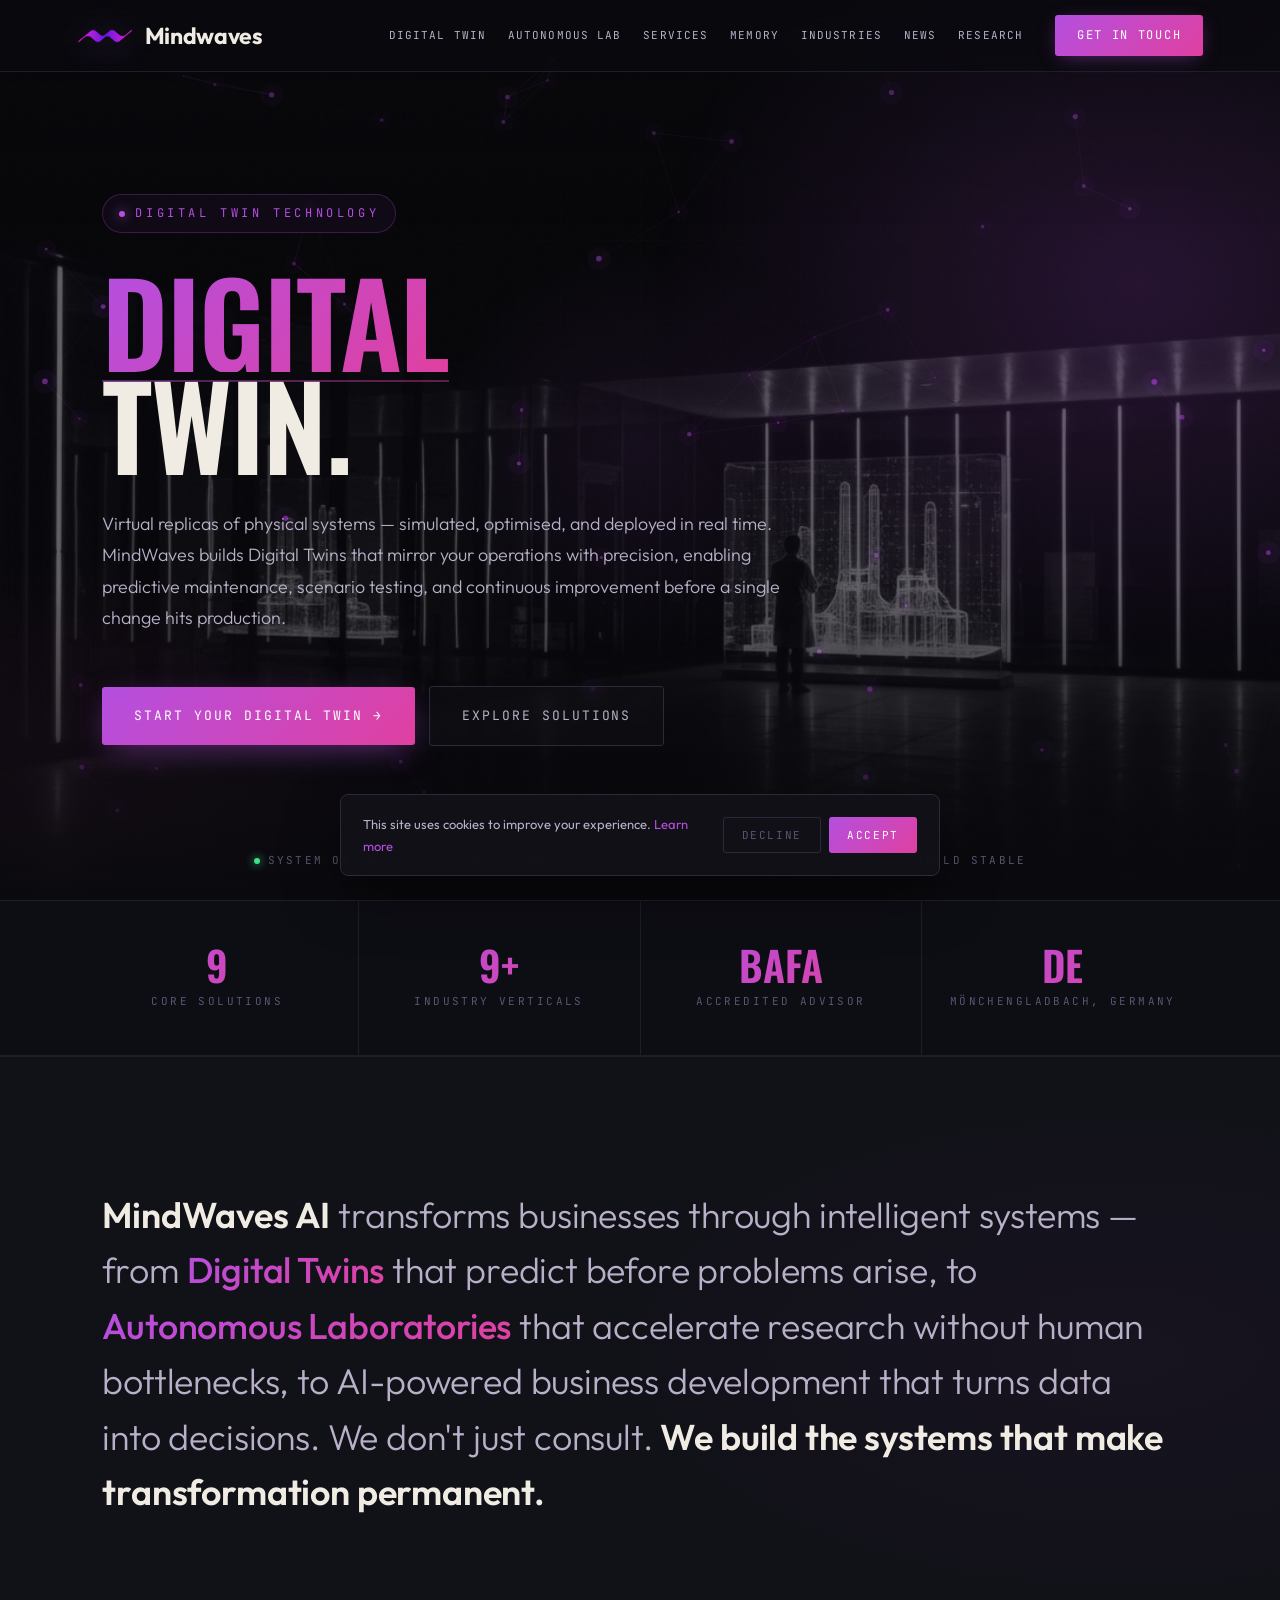
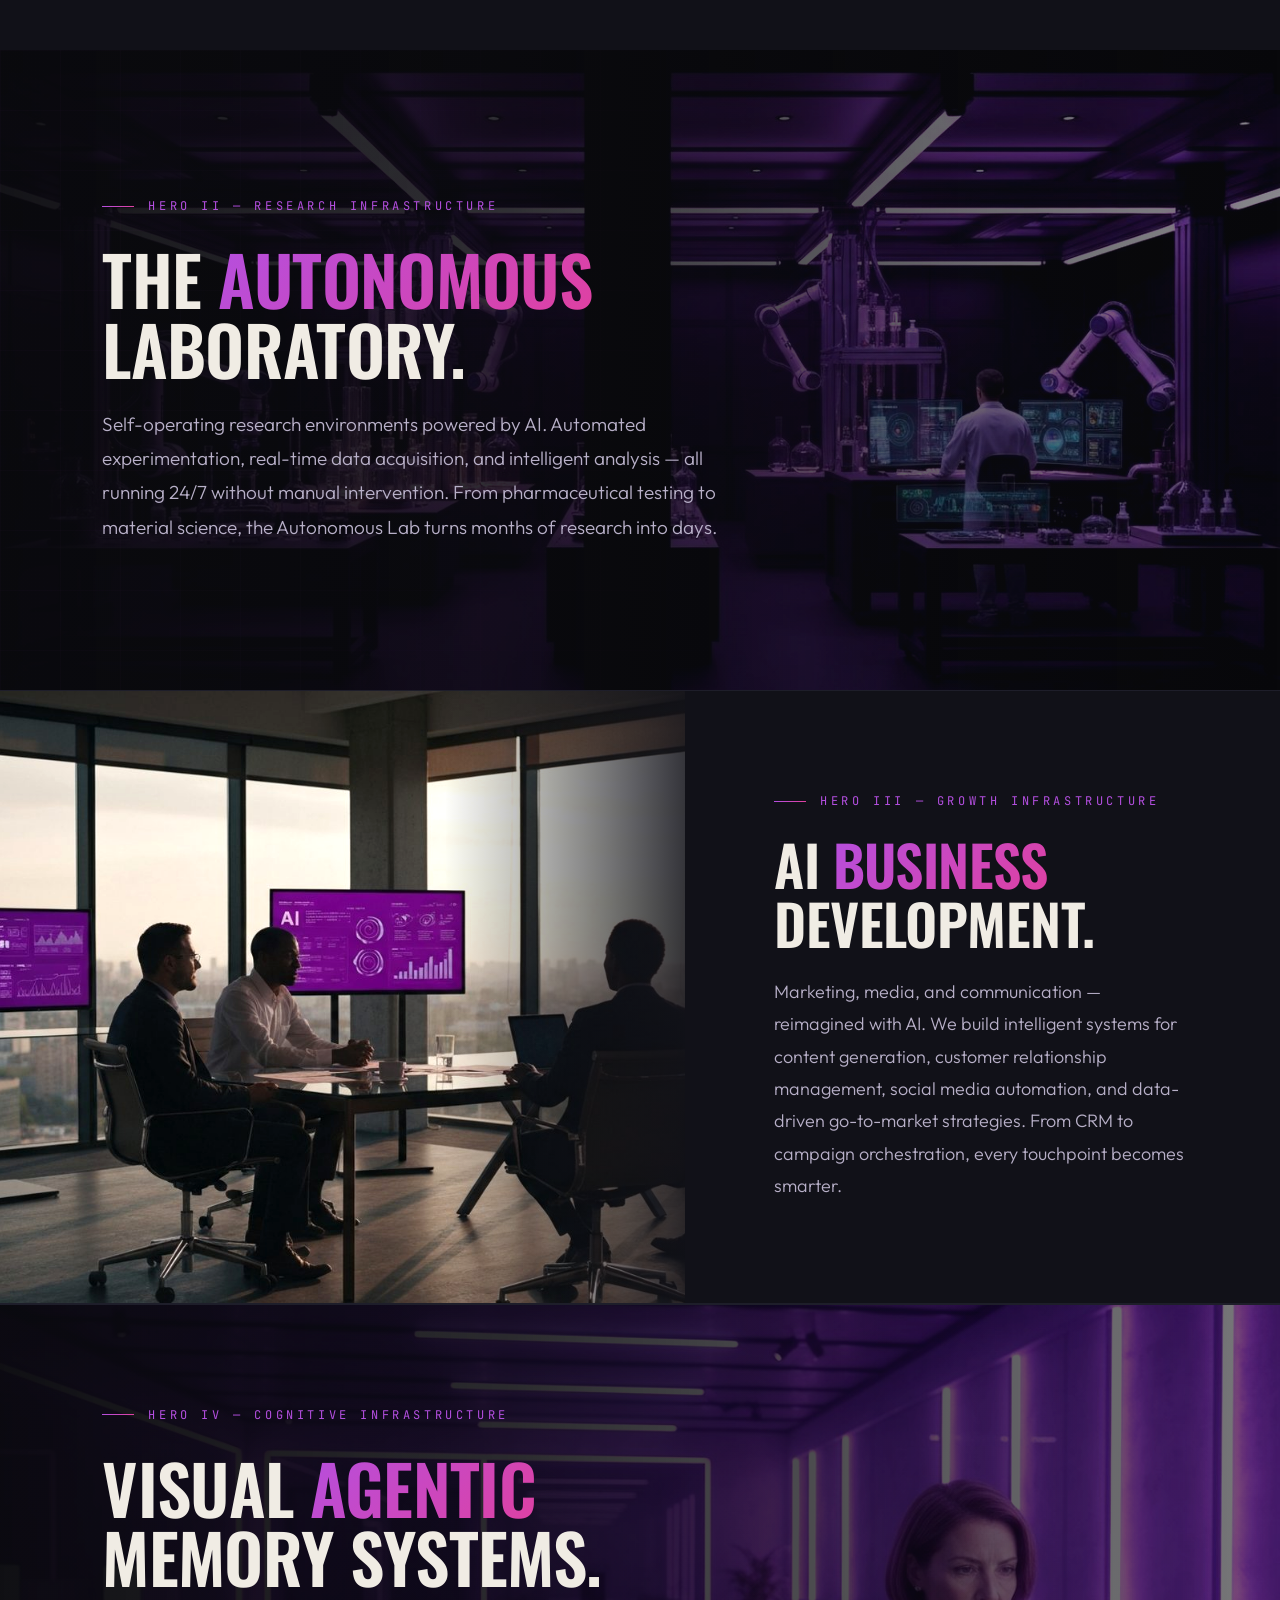
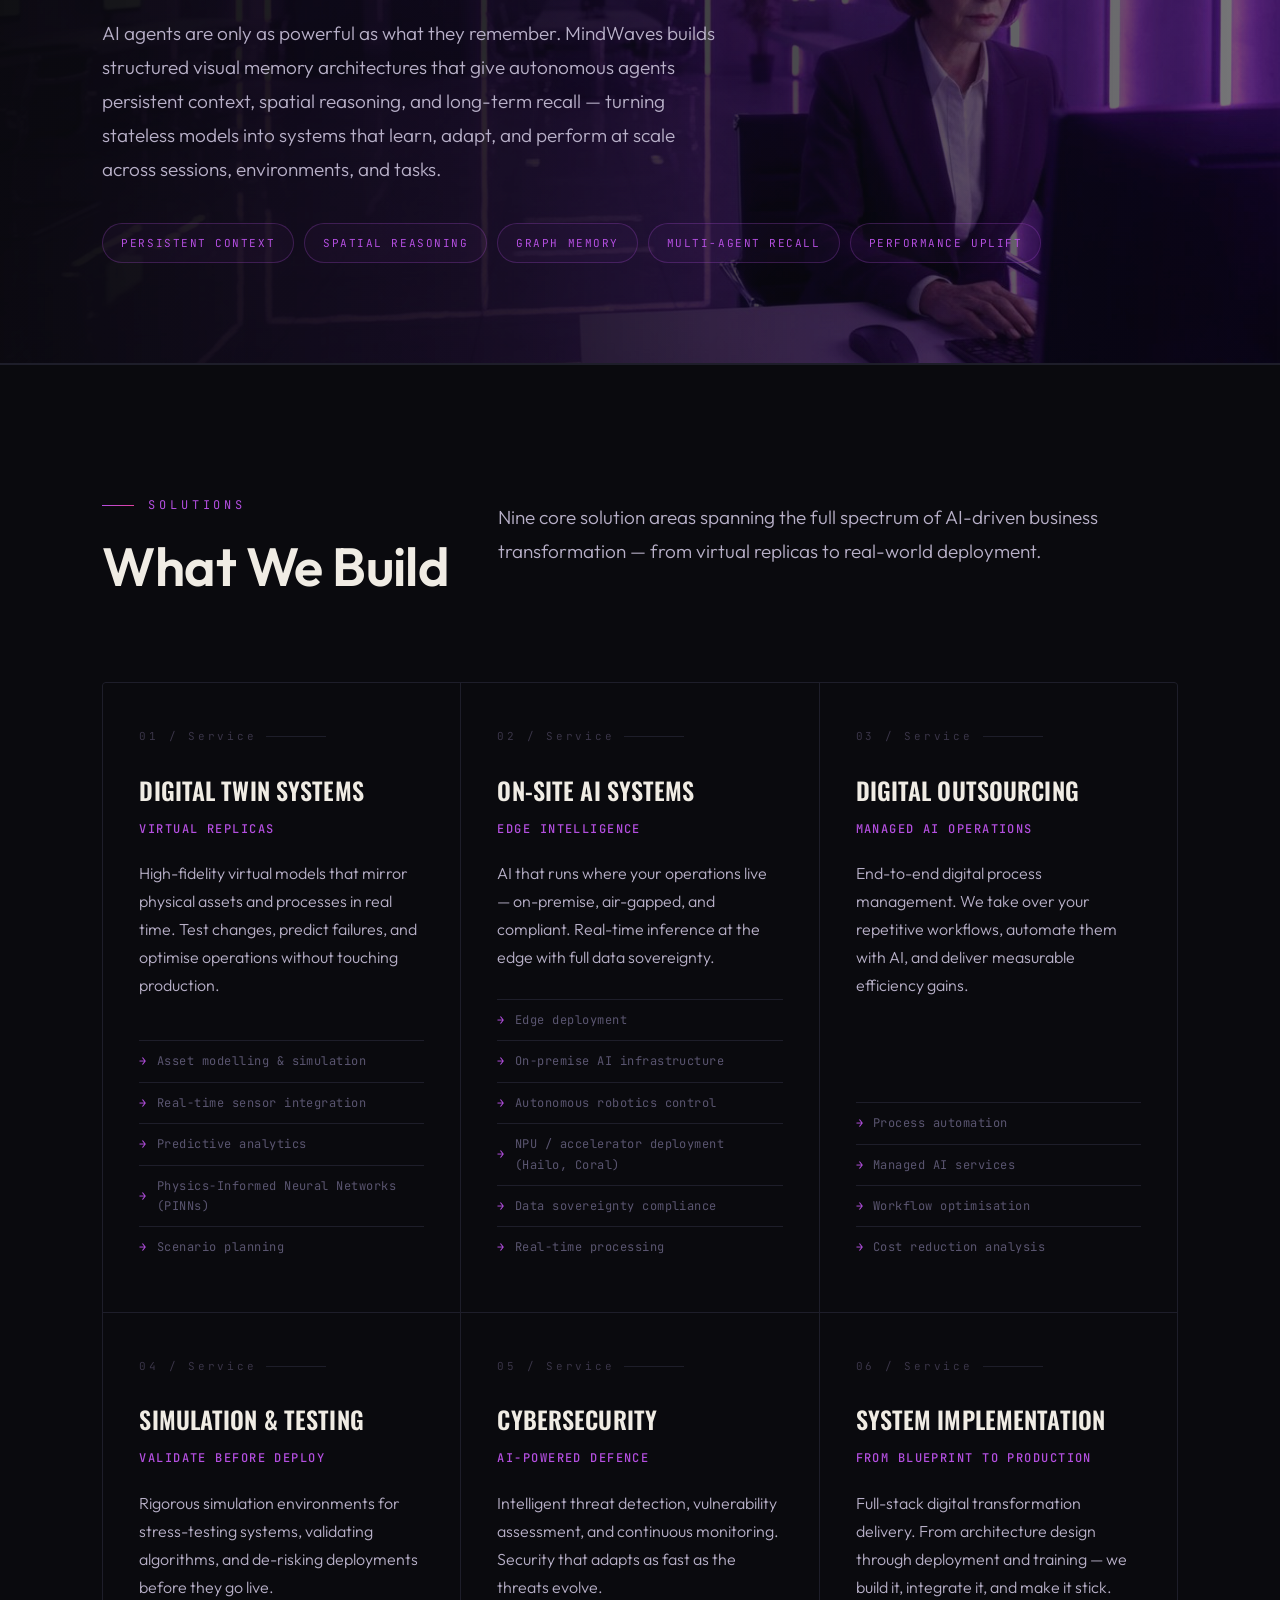
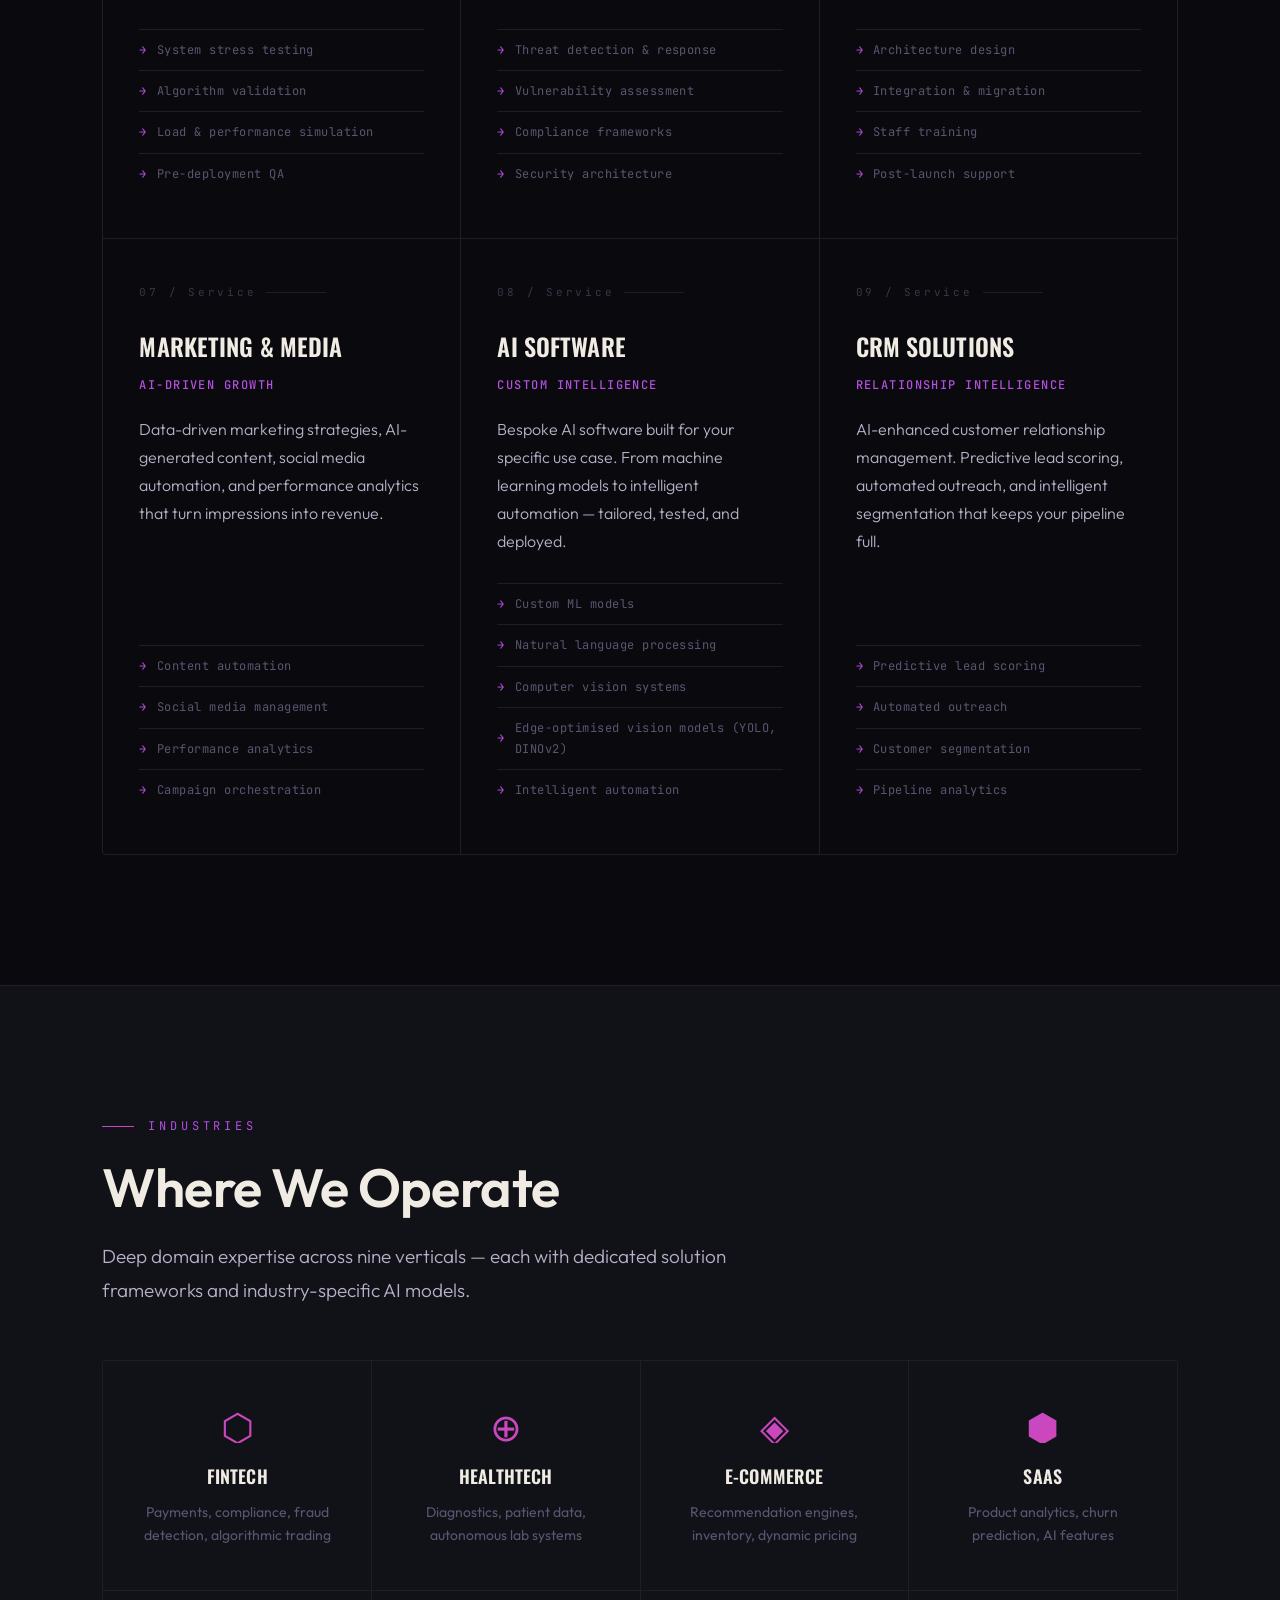
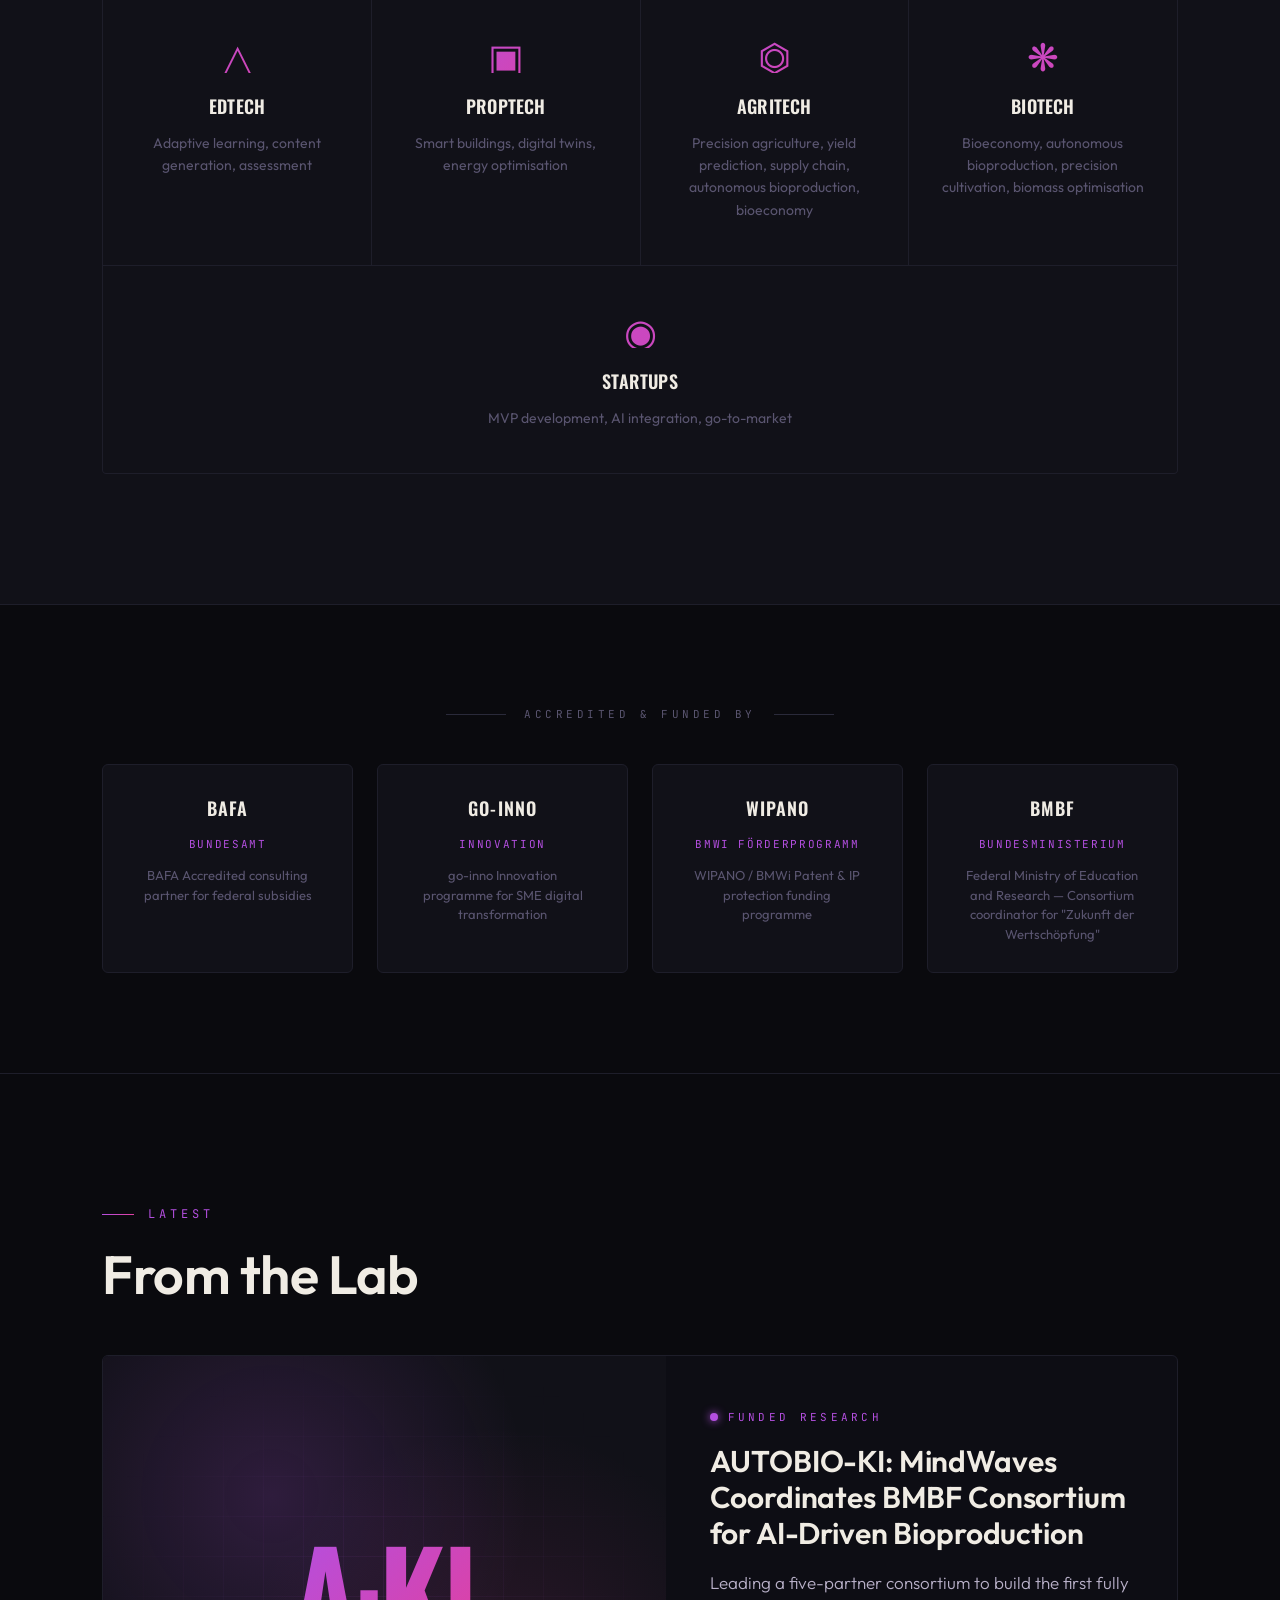
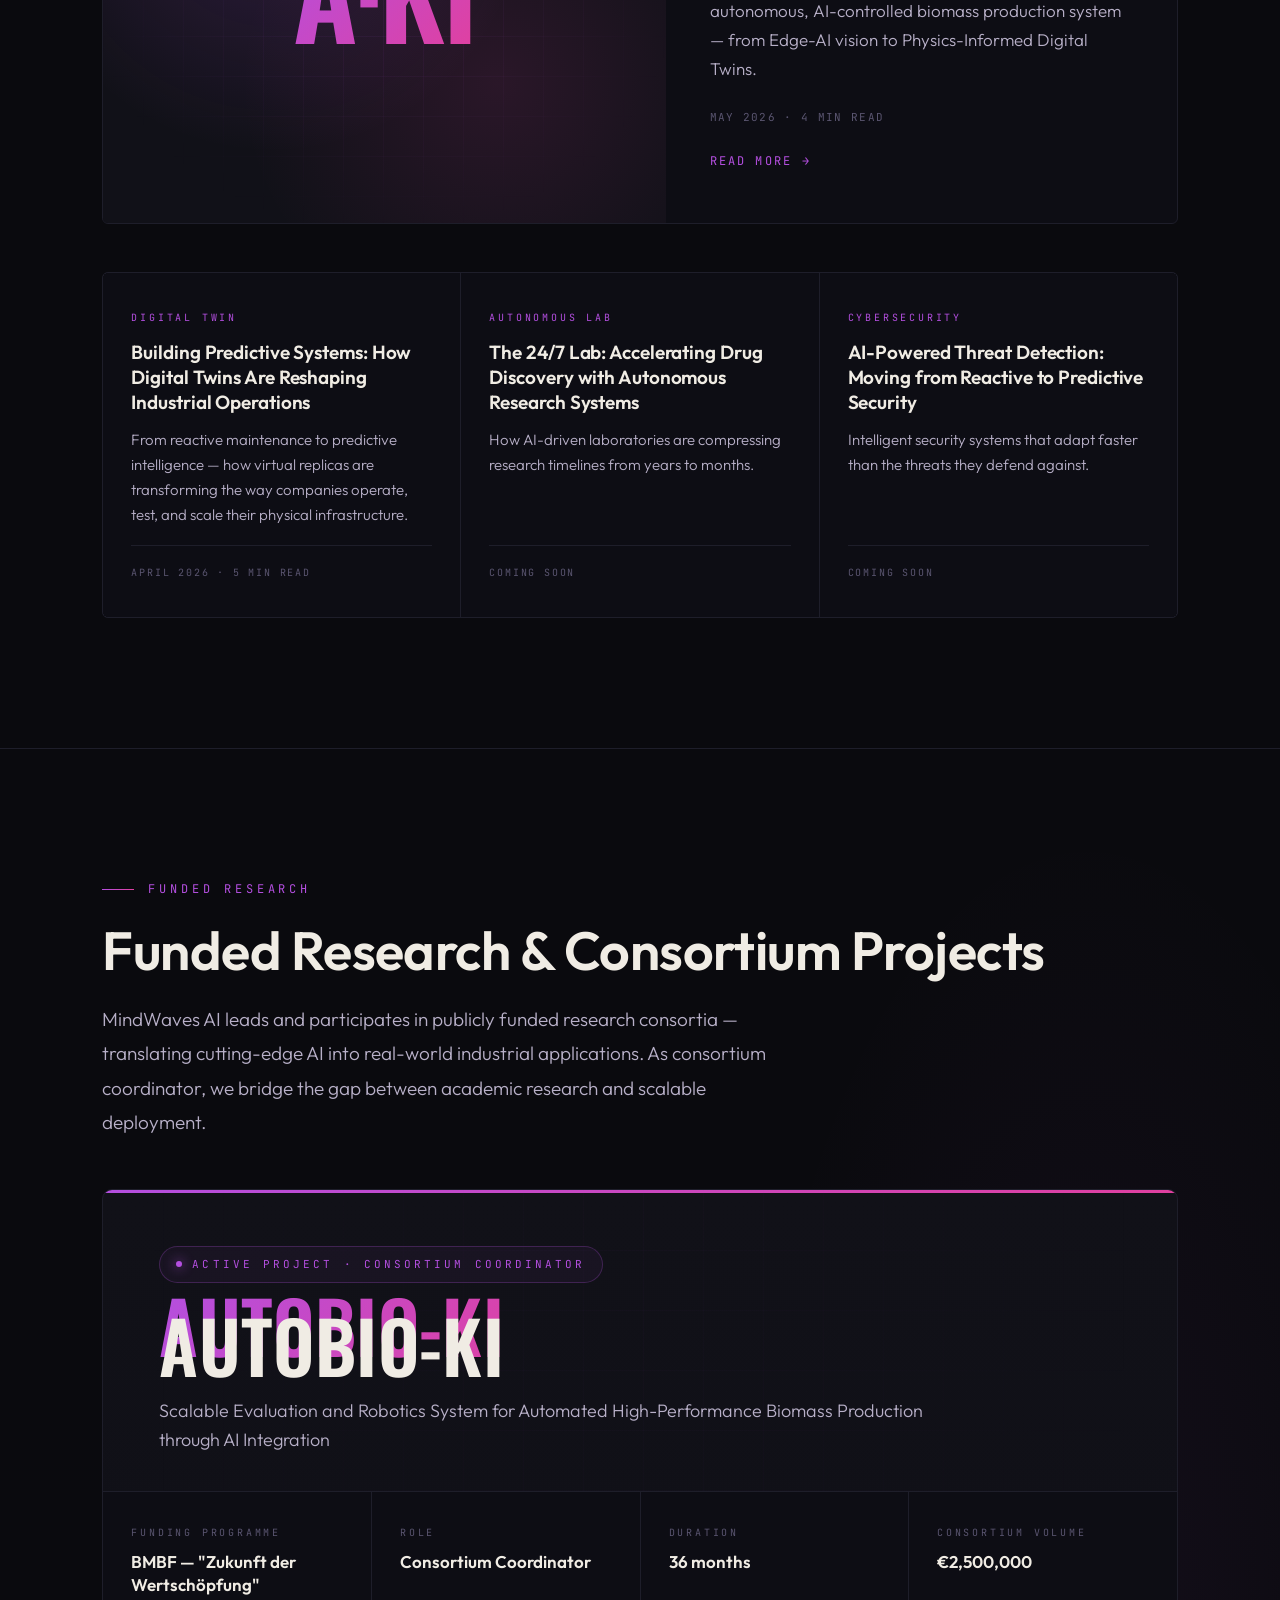
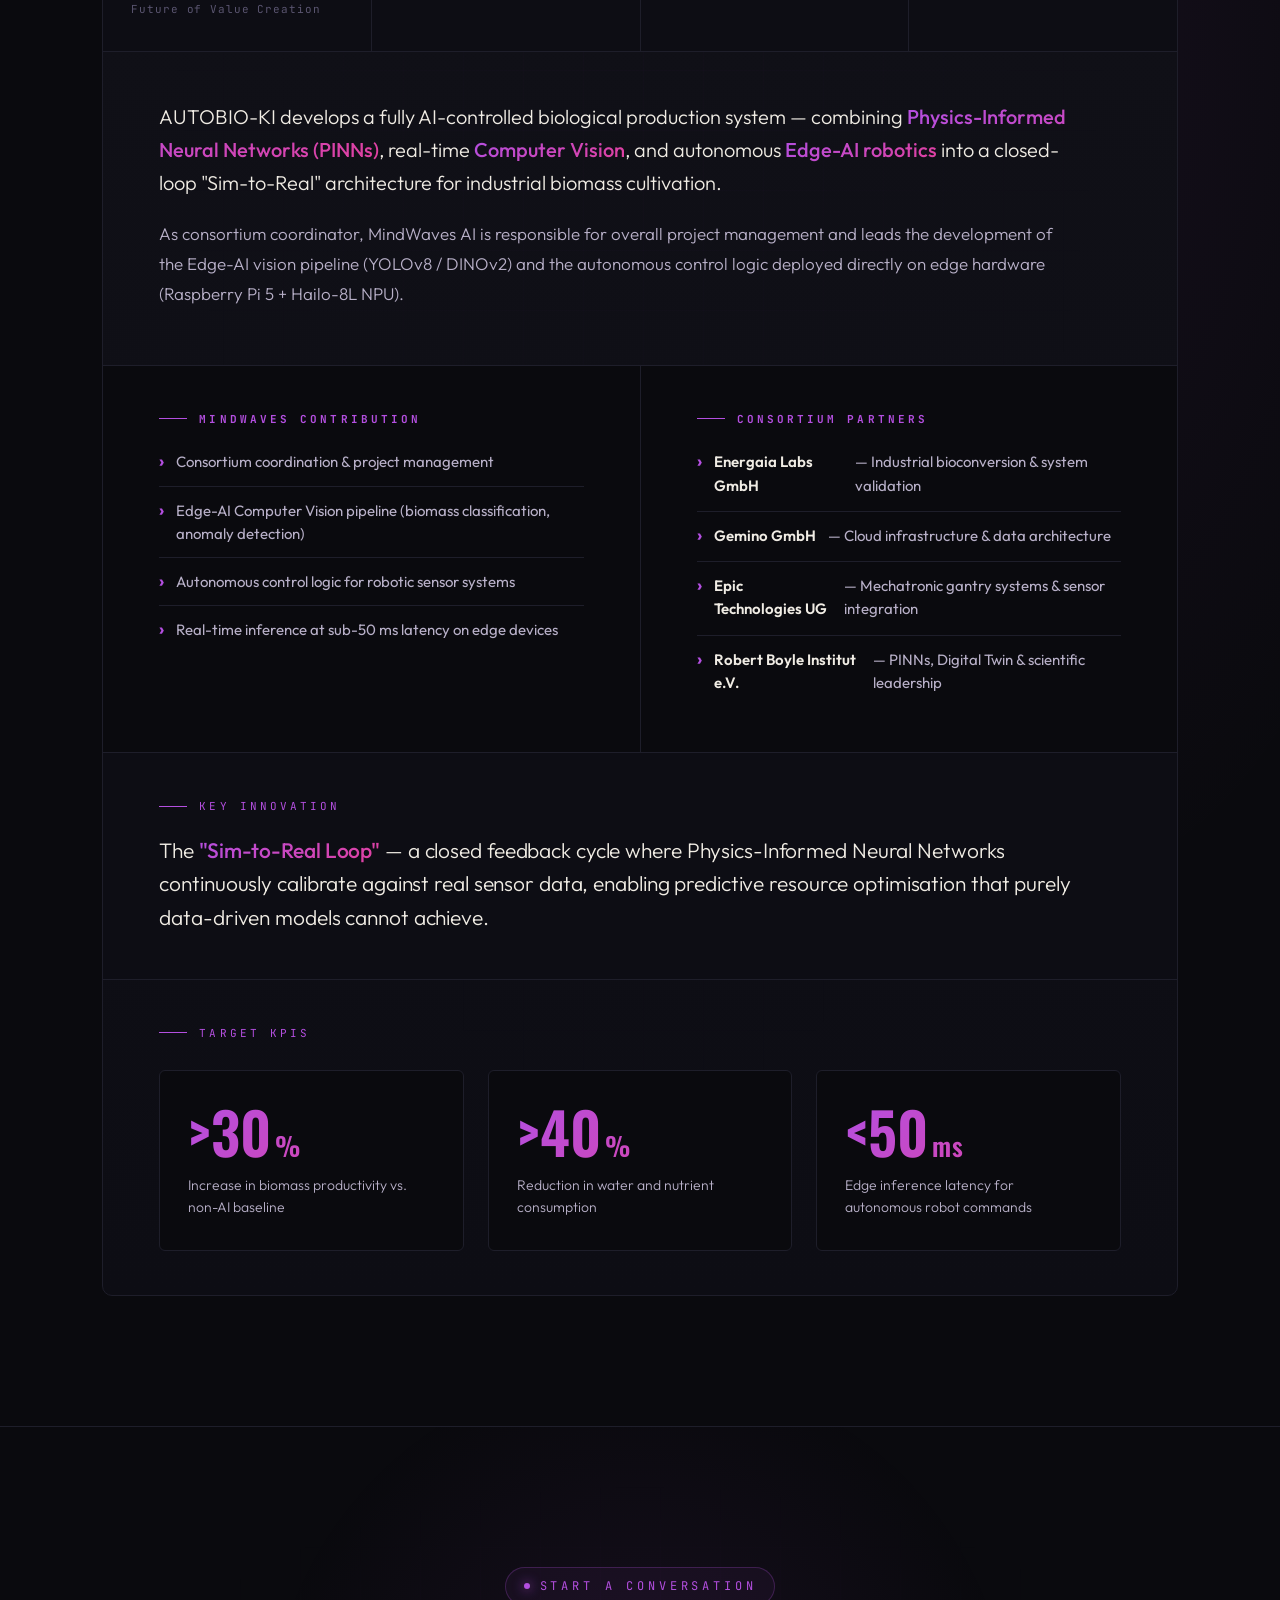
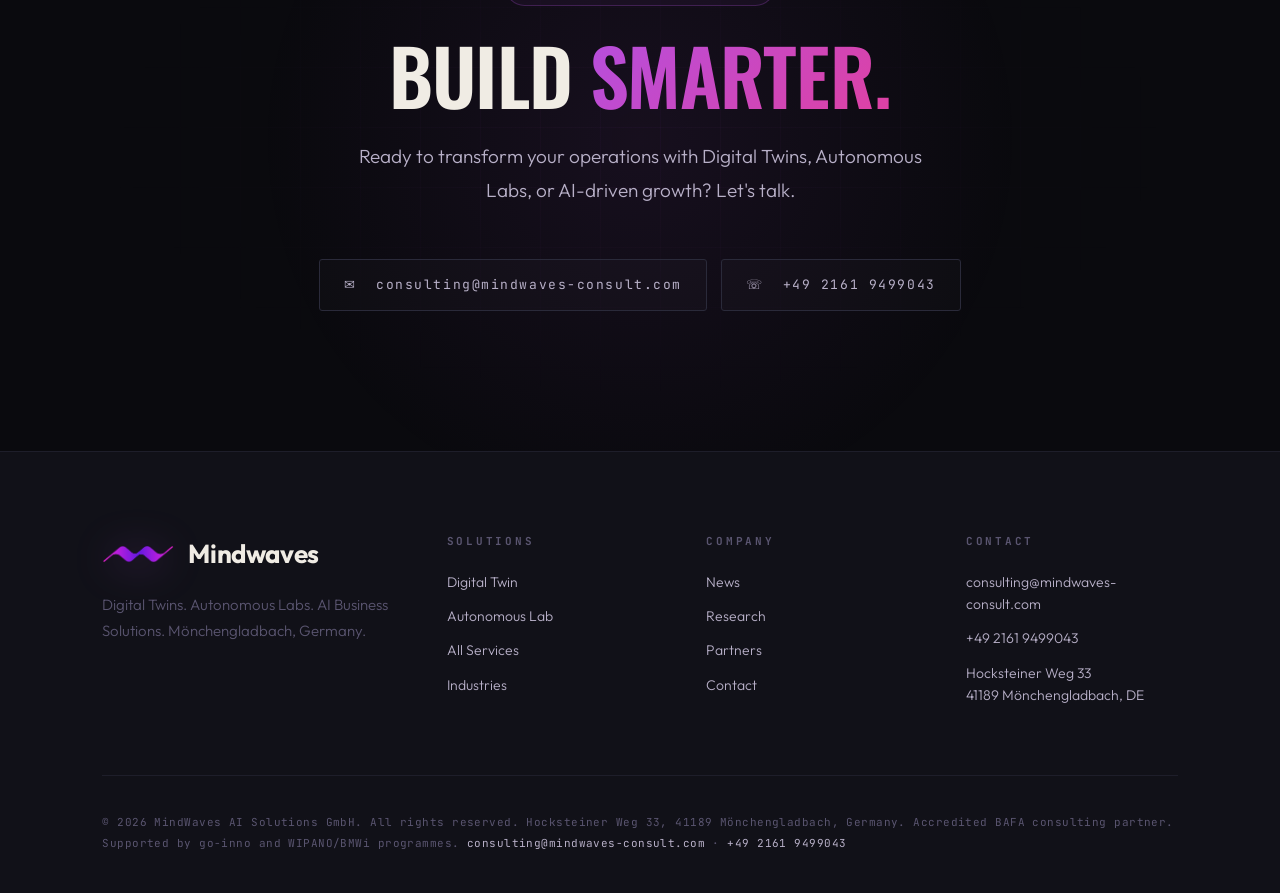
<file: assets/mindwaves-ai-bundle/index.html>
<!DOCTYPE html>
<html lang="en">
<head>
<meta charset="UTF-8">
<title>MindWaves AI — Digital Twins, Autonomous Labs &amp; AI Business Solutions</title>
<meta name="viewport" content="width=device-width,initial-scale=1">
<meta name="description" content="MindWaves AI Solutions GmbH — We build Digital Twins, Autonomous Laboratory systems, and AI-driven business development solutions. From simulation to production. Mönchengladbach, Germany.">
<meta name="keywords" content="MindWaves AI, Digital Twin, Autonomous Laboratory, AI consulting, AI business development, simulation, cybersecurity, CRM, FinTech, HealthTech, Mönchengladbach, Germany, BAFA, go-inno, WIPANO">
<meta name="author" content="MindWaves AI Solutions GmbH">
<meta name="robots" content="index, follow">
<link rel="canonical" href="https://mindwaves-consult.com/">

<!-- Open Graph -->
<meta property="og:title" content="MindWaves AI — Digital Twins, Autonomous Labs & AI Business Solutions">
<meta property="og:description" content="We build Digital Twins, Autonomous Laboratory systems, and AI-driven business development. From simulation to production.">
<meta property="og:type" content="website">
<meta property="og:url" content="https://mindwaves-consult.com/">
<meta property="og:site_name" content="MindWaves AI">

<!-- Twitter -->
<meta name="twitter:card" content="summary_large_image">
<meta name="twitter:title" content="MindWaves AI — Digital Twins, Autonomous Labs & AI Business Solutions">
<meta name="twitter:description" content="Digital Twins. Autonomous Labs. AI Business Development. From simulation to production.">

<!-- Structured Data -->
<script type="application/ld+json">
{
  "@context": "https://schema.org",
  "@graph": [
    {
      "@type": "WebSite",
      "name": "MindWaves AI",
      "url": "https://mindwaves-consult.com",
      "description": "MindWaves AI — AI consulting specialising in Digital Twins, Autonomous Labs, and AI Business Development.",
      "inLanguage": "en"
    },
    {
      "@type": "Organization",
      "name": "MindWaves AI",
      "url": "https://mindwaves-consult.com",
      "email": "consulting@mindwaves-consult.com",
      "telephone": "+49 2161 9499043",
      "address": {
        "@type": "PostalAddress",
        "streetAddress": "Hocksteiner Weg 33",
        "postalCode": "41189",
        "addressLocality": "Mönchengladbach",
        "addressCountry": "DE"
      },
      "knowsAbout": ["Digital Twins","Autonomous Labs","AI Business Development","AI Consulting"]
    }
  ]
}
</script>

<!-- Fonts -- preserving original brand stack -->
<link rel="preconnect" href="https://fonts.googleapis.com">
<link rel="preconnect" href="https://fonts.gstatic.com" crossorigin>
<link href="https://fonts.googleapis.com/css2?family=Oswald:wght@500;600;700&family=Outfit:wght@200;300;400;500;600;700&family=JetBrains+Mono:wght@300;400;500;700&display=swap" rel="stylesheet">

<style>
/* ── RESET ── */
*,*::before,*::after{margin:0;padding:0;box-sizing:border-box}
html{scroll-behavior:smooth;-webkit-font-smoothing:antialiased;text-rendering:optimizeLegibility}

/* ── BRAND TOKENS (preserved from original) ── */
:root{
  --mw-wave-bg:url("[data-uri]");
  --bg:#0A0A0E;
  --bg-2:#0D0D14;
  --surface:#111118;
  --surface-2:#15151F;
  --border:#1E1E2A;
  --border-bright:#2A2A3A;
  --accent:#B44FE0;
  --accent2:#E040A0;
  --accent-soft:rgba(180,79,224,.55);
  --accent-dim:rgba(180,79,224,.25);
  --accent-glow:rgba(180,79,224,.08);
  --warm:#F0ECE4;
  --silver:#B8B0C8;
  --stone:#5A5570;
  --stone-2:#3A3548;
  --gradient:linear-gradient(135deg,#B44FE0 0%,#E040A0 100%);
  --gradient-soft:linear-gradient(135deg,rgba(180,79,224,.15) 0%,rgba(224,64,160,.15) 100%);
  --display:'Oswald',sans-serif;
  --body:'Outfit',sans-serif;
  --mono:'JetBrains Mono',monospace;
}

body{
  background:var(--bg);
  color:var(--warm);
  font-family:var(--body);
  font-weight:400;
  line-height:1.7;
  overflow-x:hidden;
  cursor:default;
}
a{color:inherit;text-decoration:none}
img{display:block;max-width:100%}
::selection{background:var(--accent);color:#fff}

/* ── GLOBAL GRID OVERLAY (subtle, runs full page) ── */
.grid-bg{
  position:fixed;inset:0;z-index:0;pointer-events:none;
  background-image:
    linear-gradient(rgba(180,79,224,.035) 1px,transparent 1px),
    linear-gradient(90deg,rgba(180,79,224,.035) 1px,transparent 1px);
  background-size:80px 80px;
  mask-image:radial-gradient(ellipse at 50% 30%,#000 0%,transparent 75%);
  -webkit-mask-image:radial-gradient(ellipse at 50% 30%,#000 0%,transparent 75%);
}
.noise{
  position:fixed;inset:0;z-index:1;pointer-events:none;opacity:.025;mix-blend-mode:overlay;
  background-image:url("data:image/svg+xml,%3Csvg viewBox='0 0 200 200' xmlns='http://www.w3.org/2000/svg'%3E%3Cfilter id='n'%3E%3CfeTurbulence type='fractalNoise' baseFrequency='0.85' numOctaves='3' stitchTiles='stitch'/%3E%3C/filter%3E%3Crect width='100%25' height='100%25' filter='url(%23n)'/%3E%3C/svg%3E");
}

/* ── CUSTOM CURSOR FOLLOWER ── */
.cursor-glow{
  position:fixed;width:480px;height:480px;border-radius:50%;pointer-events:none;z-index:2;
  background:radial-gradient(circle,rgba(180,79,224,.08) 0%,transparent 60%);
  transform:translate(-50%,-50%);transition:opacity .3s;opacity:0;
  mix-blend-mode:screen;
}
@media(hover:hover){.cursor-glow{opacity:1}}

/* ── NAV ── */
nav{
  position:fixed;top:0;left:0;width:100%;z-index:100;
  padding:0 6vw;height:72px;
  display:flex;align-items:center;justify-content:space-between;
  background:rgba(10,10,14,.72);backdrop-filter:blur(18px) saturate(1.4);-webkit-backdrop-filter:blur(18px) saturate(1.4);
  border-bottom:1px solid var(--border);
  transition:border-color .3s;
}
nav.scrolled{border-bottom-color:var(--border-bright);background:rgba(10,10,14,.88)}
.nav-brand{display:flex;align-items:center;gap:12px;font-family:var(--body);font-weight:700;font-size:23px;letter-spacing:-.015em;cursor:pointer;text-transform:none;color:var(--warm)}
.nav-brand .mw-mark{
  width:56px;height:18px;display:block;flex-shrink:0;
  background-image:var(--mw-wave-bg);
  background-size:contain;background-repeat:no-repeat;background-position:center;
  filter:drop-shadow(0 4px 16px rgba(180,79,224,.35));
}
.nav-brand .mw-text{color:var(--warm)}

.nav-links{display:flex;gap:30px;align-items:center;margin-left:auto;margin-right:32px}
.nav-links a{font-family:var(--mono);font-size:12px;letter-spacing:.14em;text-transform:uppercase;color:var(--silver);transition:color .2s;position:relative;white-space:nowrap}
.nav-links a::after{content:"";position:absolute;left:0;bottom:-6px;width:0;height:1px;background:var(--accent);transition:width .25s ease}
.nav-links a:hover{color:var(--warm)}
.nav-links a:hover::after{width:100%}

.nav-cta{
  font-family:var(--mono);font-size:12px;letter-spacing:.14em;text-transform:uppercase;color:#fff;
  background:var(--gradient);padding:10px 22px;border-radius:3px;white-space:nowrap;
  position:relative;overflow:hidden;
  box-shadow:0 4px 20px -6px var(--accent-soft);
  transition:transform .2s,box-shadow .2s;
}
.nav-cta:hover{transform:translateY(-1px);box-shadow:0 6px 28px -6px var(--accent-soft)}

/* ── HERO ── */
#hero{
  min-height:100vh;display:flex;flex-direction:column;justify-content:center;
  padding:140px 8vw 100px;position:relative;overflow:hidden;
}
#hero canvas#network{
  position:absolute;inset:0;width:100%;height:100%;z-index:0;
  opacity:.85;
}
#hero::before{
  content:"";position:absolute;top:0;right:-10%;width:70%;height:90%;z-index:1;pointer-events:none;
  background:radial-gradient(ellipse at 70% 35%,rgba(180,79,224,.18) 0%,transparent 55%);
}
#hero::after{
  content:"";position:absolute;bottom:-10%;left:-5%;width:50%;height:60%;z-index:1;pointer-events:none;
  background:radial-gradient(ellipse at 20% 80%,rgba(224,64,160,.12) 0%,transparent 55%);
}
.hero-vignette{
  position:absolute;inset:0;z-index:2;pointer-events:none;
  background:linear-gradient(180deg,rgba(10,10,14,.4) 0%,transparent 25%,transparent 65%,var(--bg) 100%);
}
.hero-inner{position:relative;z-index:5;max-width:1400px;margin:0 auto;width:100%}

.hero-eyebrow{
  display:inline-flex;align-items:center;gap:10px;
  font-family:var(--mono);font-size:12px;letter-spacing:.3em;text-transform:uppercase;color:var(--accent);
  margin-bottom:36px;
  padding:8px 16px;border:1px solid var(--accent-dim);border-radius:100px;
  background:rgba(180,79,224,.05);backdrop-filter:blur(4px);
}
.hero-eyebrow .dot{width:6px;height:6px;border-radius:50%;background:var(--accent);box-shadow:0 0 12px var(--accent);animation:pulse 2s ease-in-out infinite}
@keyframes pulse{0%,100%{opacity:1;transform:scale(1)}50%{opacity:.5;transform:scale(.85)}}

.hero-title{
  font-family:var(--display);font-weight:600;
  font-size:clamp(56px,9vw,140px);line-height:.9;color:var(--warm);
  margin-bottom:32px;text-transform:uppercase;letter-spacing:-.01em;
}
.hero-title em{
  background:var(--gradient);-webkit-background-clip:text;-webkit-text-fill-color:transparent;background-clip:text;
  font-style:normal;display:inline-block;position:relative;
}
.hero-title em::after{
  content:"";position:absolute;bottom:-.08em;left:0;width:100%;height:2px;
  background:var(--gradient);opacity:.4;
}

.hero-sub{
  font-size:clamp(17px,1.4vw,21px);color:var(--silver);max-width:680px;line-height:1.75;margin-bottom:52px;font-weight:300;
}

.hero-ctas{display:flex;gap:14px;flex-wrap:wrap;align-items:center}
.btn-primary{
  display:inline-flex;align-items:center;gap:10px;
  font-family:var(--mono);font-size:13px;letter-spacing:.15em;text-transform:uppercase;
  background:var(--gradient);color:#fff;padding:18px 32px;border-radius:3px;
  position:relative;overflow:hidden;
  box-shadow:0 8px 32px -8px var(--accent-soft);
  transition:transform .2s,box-shadow .2s;
}
.btn-primary::before{
  content:"";position:absolute;inset:0;
  background:linear-gradient(135deg,#E040A0 0%,#B44FE0 100%);
  opacity:0;transition:opacity .3s;
}
.btn-primary:hover{transform:translateY(-2px);box-shadow:0 12px 36px -8px var(--accent-soft)}
.btn-primary:hover::before{opacity:1}
.btn-primary span{position:relative;z-index:1}
.btn-primary .arrow{position:relative;z-index:1;transition:transform .25s}
.btn-primary:hover .arrow{transform:translateX(4px)}

.btn-ghost{
  display:inline-flex;align-items:center;gap:10px;
  font-family:var(--mono);font-size:13px;letter-spacing:.15em;text-transform:uppercase;color:var(--silver);
  padding:18px 32px;border:1px solid var(--border-bright);background:rgba(255,255,255,.02);
  border-radius:3px;backdrop-filter:blur(6px);
  transition:border-color .25s,color .25s,background .25s;
}
.btn-ghost:hover{border-color:var(--accent);color:var(--warm);background:var(--accent-glow)}

/* ── HERO TICKER (live data feel) ── */
.hero-ticker{
  position:absolute;bottom:30px;left:0;right:0;z-index:5;
  display:flex;justify-content:center;gap:48px;flex-wrap:wrap;
  font-family:var(--mono);font-size:11px;letter-spacing:.2em;text-transform:uppercase;color:var(--stone);
  padding:0 8vw;
}
.hero-ticker span{display:flex;align-items:center;gap:8px}
.hero-ticker .live-dot{width:6px;height:6px;border-radius:50%;background:#3FE08A;box-shadow:0 0 10px #3FE08A;animation:pulse 1.5s ease-in-out infinite}

/* ── SIGNAL BAR ── */
#signal{
  padding:0 6vw;border-top:1px solid var(--border);border-bottom:1px solid var(--border);
  background:var(--bg-2);position:relative;z-index:5;
}
.signal-row{display:flex;flex-wrap:wrap;max-width:1400px;margin:0 auto}
.signal-item{flex:1;min-width:180px;padding:44px 24px;border-right:1px solid var(--border);text-align:center;position:relative;transition:background .3s}
.signal-item::before{
  content:"";position:absolute;top:0;left:50%;width:0;height:1px;background:var(--gradient);
  transform:translateX(-50%);transition:width .4s ease;
}
.signal-item:hover{background:var(--accent-glow)}
.signal-item:hover::before{width:80%}
.signal-item:last-child{border-right:none}
.signal-icon{
  font-family:var(--display);font-weight:600;font-size:clamp(32px,3.2vw,46px);
  background:var(--gradient);-webkit-background-clip:text;-webkit-text-fill-color:transparent;background-clip:text;
  margin-bottom:6px;line-height:1;
}
.signal-label{font-family:var(--mono);font-size:11px;letter-spacing:.22em;text-transform:uppercase;color:var(--stone)}

/* ── SECTION SHARED ── */
.section{padding:130px 8vw;position:relative;max-width:1400px;margin:0 auto}
.section-eyebrow{
  font-family:var(--mono);font-size:12px;letter-spacing:.32em;text-transform:uppercase;color:var(--accent);
  margin-bottom:22px;display:flex;align-items:center;gap:14px;
}
.section-eyebrow::before{content:"";width:32px;height:1px;background:var(--gradient)}
.section-title{font-family:var(--body);font-weight:600;font-size:clamp(32px,4.2vw,54px);color:var(--warm);line-height:1.05;margin-bottom:24px;letter-spacing:-.01em}
.section-body{font-size:19px;color:var(--silver);max-width:680px;line-height:1.8;margin-bottom:50px;font-weight:300}

/* ── MANIFESTO ── */
#manifesto{
  background:var(--surface);border-top:1px solid var(--border);
  padding:130px 8vw;position:relative;overflow:hidden;
}
#manifesto::before{
  content:"";position:absolute;top:0;right:0;width:60%;height:100%;
  background:radial-gradient(ellipse at 80% 50%,rgba(180,79,224,.04) 0%,transparent 60%);pointer-events:none;
}
.manifesto-inner{max-width:1100px;margin:0 auto;position:relative;z-index:2}
.manifesto-text{
  font-family:var(--body);font-weight:300;
  font-size:clamp(22px,2.8vw,36px);color:var(--silver);line-height:1.55;letter-spacing:-.005em;
}
.manifesto-text strong{color:var(--warm);font-weight:600}
.manifesto-text em{background:var(--gradient);-webkit-background-clip:text;-webkit-text-fill-color:transparent;background-clip:text;font-style:normal;font-weight:500}

/* ── FEATURE BAND (Autonomous Lab) ── */
.feature-band{
  position:relative;min-height:640px;display:flex;align-items:center;overflow:hidden;
  margin:0;background:var(--surface);
}
.feature-band-img{
  position:absolute;inset:0;width:100%;height:100%;object-fit:cover;z-index:0;
  opacity:.5;filter:brightness(1.15) contrast(1.08) saturate(1.1);
}
.feature-band-overlay{
  position:absolute;inset:0;z-index:1;
  background:linear-gradient(90deg,rgba(10,10,14,.92) 0%,rgba(10,10,14,.7) 40%,rgba(10,10,14,.25) 75%,rgba(10,10,14,0) 100%);
}
.feature-band-grid{
  position:absolute;inset:0;z-index:1;pointer-events:none;opacity:.4;
  background-image:linear-gradient(rgba(180,79,224,.05) 1px,transparent 1px),linear-gradient(90deg,rgba(180,79,224,.05) 1px,transparent 1px);
  background-size:60px 60px;
  mask-image:linear-gradient(90deg,#000 0%,transparent 70%);
  -webkit-mask-image:linear-gradient(90deg,#000 0%,transparent 70%);
}
.feature-band-inner{position:relative;z-index:2;padding:100px 8vw;max-width:1400px;width:100%;margin:0 auto}
.feature-band-eyebrow{font-family:var(--mono);font-size:12px;letter-spacing:.3em;text-transform:uppercase;color:var(--accent);margin-bottom:28px;display:flex;align-items:center;gap:14px}
.feature-band-eyebrow::before{content:"";width:32px;height:1px;background:var(--gradient)}
.feature-band-title{font-family:var(--display);font-weight:600;font-size:clamp(40px,5.5vw,68px);line-height:1.02;color:var(--warm);text-transform:uppercase;margin-bottom:24px;letter-spacing:-.01em;max-width:820px}
.feature-band-title em{background:var(--gradient);-webkit-background-clip:text;-webkit-text-fill-color:transparent;background-clip:text;font-style:normal}
.feature-band-body{font-size:19px;color:var(--silver);max-width:620px;line-height:1.8;font-weight:300}

/* ── STORY SPLIT (AI Business Dev) ── */
.story-split{
  display:grid;grid-template-columns:1.15fr 1fr;min-height:580px;
  background:var(--surface);border-top:1px solid var(--border);border-bottom:1px solid var(--border);
}
.story-split-visual{position:relative;overflow:hidden;min-height:460px}
.story-split-img{width:100%;height:100%;object-fit:cover;object-position:30% 50%;min-height:460px;display:block;filter:brightness(1.05) contrast(1.05)}
.story-split-visual::after{
  content:"";position:absolute;inset:0;
  background:linear-gradient(90deg,transparent 0%,transparent 65%,rgba(17,17,24,.85) 100%);
}
.story-split-content{padding:100px 7vw;display:flex;flex-direction:column;justify-content:center;max-width:720px}
.story-split-eyebrow{font-family:var(--mono);font-size:12px;letter-spacing:.3em;text-transform:uppercase;color:var(--accent);margin-bottom:24px;display:flex;align-items:center;gap:14px}
.story-split-eyebrow::before{content:"";width:32px;height:1px;background:var(--gradient)}
.story-split-title{font-family:var(--display);font-weight:600;font-size:clamp(36px,4.5vw,56px);line-height:1.04;color:var(--warm);text-transform:uppercase;margin-bottom:24px;letter-spacing:-.01em}
.story-split-title em{background:var(--gradient);-webkit-background-clip:text;-webkit-text-fill-color:transparent;background-clip:text;font-style:normal}
.story-split-body{font-size:18px;line-height:1.8;color:var(--silver);max-width:540px;font-weight:300}

/* ── MEMORY BAND (Hero IV) ── */
.memory-band{
  position:relative;min-height:640px;display:flex;align-items:center;overflow:hidden;
  margin:0;background:var(--bg);border-top:1px solid var(--border);border-bottom:1px solid var(--border);
}
.memory-band-img{position:absolute;inset:0;width:100%;height:100%;object-fit:cover;z-index:0;opacity:.45;filter:brightness(1.15) contrast(1.05)}
.memory-band-overlay{position:absolute;inset:0;z-index:1;background:linear-gradient(90deg,rgba(10,10,14,.95) 0%,rgba(10,10,14,.7) 40%,rgba(10,10,14,.25) 75%,rgba(10,10,14,0) 100%)}
.memory-band-inner{position:relative;z-index:2;padding:100px 8vw;max-width:1400px;width:100%;margin:0 auto}
.memory-band-eyebrow{font-family:var(--mono);font-size:12px;letter-spacing:.3em;text-transform:uppercase;color:var(--accent);margin-bottom:28px;display:flex;align-items:center;gap:14px}
.memory-band-eyebrow::before{content:"";width:32px;height:1px;background:var(--gradient)}
.memory-band-title{font-family:var(--display);font-weight:600;font-size:clamp(40px,5.5vw,68px);line-height:1.02;color:var(--warm);text-transform:uppercase;margin-bottom:24px;letter-spacing:-.01em;max-width:780px}
.memory-band-title em{background:var(--gradient);-webkit-background-clip:text;-webkit-text-fill-color:transparent;background-clip:text;font-style:normal}
.memory-band-body{font-size:19px;color:var(--silver);max-width:620px;line-height:1.8;margin-bottom:36px;font-weight:300}
.memory-band-pills{display:flex;flex-wrap:wrap;gap:10px}
.memory-pill{
  font-family:var(--mono);font-size:11px;letter-spacing:.14em;text-transform:uppercase;color:var(--accent);
  border:1px solid var(--accent-dim);padding:10px 18px;border-radius:100px;background:rgba(180,79,224,.04);
  transition:border-color .2s,color .2s,background .2s,transform .2s;cursor:default;
}
.memory-pill:hover{border-color:var(--accent);color:var(--warm);background:rgba(180,79,224,.12);transform:translateY(-1px)}

/* ── CAPABILITIES ── */
#capabilities{border-top:1px solid var(--border);padding:130px 8vw;max-width:1400px;margin:0 auto}
.cap-header{display:flex;justify-content:space-between;align-items:end;flex-wrap:wrap;gap:32px;margin-bottom:64px}
.cap-grid{display:grid;grid-template-columns:repeat(3,1fr);gap:1px;background:var(--border);border:1px solid var(--border);border-radius:4px;overflow:hidden}
.cap-card{
  background:var(--bg);padding:44px 36px;transition:background .35s;position:relative;
  display:flex;flex-direction:column;min-height:100%;
}
.cap-card:hover{background:var(--bg-2)}
.cap-card::before{
  content:"";position:absolute;top:0;left:0;right:0;height:2px;
  background:var(--gradient);opacity:0;transition:opacity .3s;
}
.cap-card:hover::before{opacity:1}
.cap-card::after{
  content:"";position:absolute;top:0;right:0;bottom:0;width:0;
  background:radial-gradient(ellipse at right center,var(--accent-glow) 0%,transparent 70%);
  transition:width .5s ease;pointer-events:none;
}
.cap-card:hover::after{width:50%}
.cap-number{font-family:var(--mono);font-size:11px;letter-spacing:.25em;color:var(--stone-2);margin-bottom:24px;display:flex;align-items:center;gap:10px}
.cap-number::after{content:"";flex:1;height:1px;background:var(--border);max-width:60px}
.cap-card:hover .cap-number{color:var(--accent)}
.cap-card:hover .cap-number::after{background:var(--accent-dim)}
.cap-title{font-family:var(--display);font-weight:600;font-size:24px;text-transform:uppercase;color:var(--warm);margin-bottom:8px;letter-spacing:.005em}
.cap-tagline{font-family:var(--mono);font-size:12px;letter-spacing:.12em;text-transform:uppercase;color:var(--accent);margin-bottom:20px;font-weight:500}
.cap-desc{font-size:16px;color:var(--silver);line-height:1.75;margin-bottom:28px;font-weight:300}
.cap-list{list-style:none;padding:0;margin-top:auto}
.cap-list li{
  font-family:var(--mono);font-size:12px;letter-spacing:.04em;color:var(--stone);
  padding:10px 0;border-top:1px solid var(--border);display:flex;align-items:center;gap:10px;transition:color .2s;
}
.cap-card:hover .cap-list li{color:var(--silver);border-top-color:var(--border-bright)}
.cap-list li::before{content:"→";color:var(--accent);font-weight:700;flex-shrink:0}

/* ── INDUSTRIES ── */
#industries{background:var(--surface);border-top:1px solid var(--border);padding:130px 8vw}
.ind-inner{max-width:1400px;margin:0 auto}
.ind-grid{display:grid;grid-template-columns:repeat(4,1fr);gap:1px;background:var(--border);border:1px solid var(--border);border-radius:4px;overflow:hidden;margin-top:52px}
.ind-grid > .ind-card:nth-child(9){grid-column:span 4}
@media(max-width:900px){.ind-grid > .ind-card:nth-child(9){grid-column:span 2}}
@media(max-width:600px){.ind-grid > .ind-card:nth-child(9){grid-column:span 1}}
.ind-card{
  background:var(--surface);padding:44px 28px;text-align:center;transition:background .3s;
  position:relative;
}
.ind-card::before{
  content:"";position:absolute;inset:0;background:var(--gradient-soft);opacity:0;transition:opacity .3s;pointer-events:none;
}
.ind-card:hover{background:var(--surface-2)}
.ind-card:hover::before{opacity:1}
.ind-icon{
  font-family:var(--display);font-size:38px;margin-bottom:18px;
  background:var(--gradient);-webkit-background-clip:text;-webkit-text-fill-color:transparent;background-clip:text;
  position:relative;z-index:1;display:block;line-height:1;
}
.ind-name{font-family:var(--display);font-weight:600;font-size:18px;text-transform:uppercase;color:var(--warm);margin-bottom:10px;position:relative;z-index:1;letter-spacing:.01em}
.ind-desc{font-size:14px;color:var(--stone);line-height:1.6;position:relative;z-index:1}
.ind-card:hover .ind-desc{color:var(--silver)}

/* ── PARTNERS ── */
#partners{border-top:1px solid var(--border);padding:100px 8vw;max-width:1400px;margin:0 auto}
.partner-label{font-family:var(--mono);font-size:11px;letter-spacing:.32em;text-transform:uppercase;color:var(--stone);margin-bottom:40px;text-align:center;display:flex;align-items:center;justify-content:center;gap:18px}
.partner-label::before,.partner-label::after{content:"";width:60px;height:1px;background:var(--border-bright)}
.partner-row{display:flex;justify-content:center;align-items:stretch;gap:24px;flex-wrap:wrap;max-width:1100px;margin:0 auto}
.partner-badge{
  display:flex;flex-direction:column;align-items:center;gap:12px;
  padding:28px 36px;border:1px solid var(--border);border-radius:6px;
  transition:border-color .3s,transform .3s,background .3s;
  background:var(--surface);flex:1;min-width:240px;max-width:320px;
}
.partner-badge:hover{border-color:var(--accent-dim);transform:translateY(-3px);background:var(--surface-2)}
.partner-badge-name{font-family:var(--display);font-size:18px;letter-spacing:.06em;text-transform:uppercase;color:var(--warm);font-weight:600}
.partner-badge-sub{font-family:var(--mono);font-size:11px;letter-spacing:.15em;text-transform:uppercase;color:var(--accent)}
.partner-badge-desc{font-size:13px;color:var(--stone);text-align:center;line-height:1.5}

/* ── NEWS ── */
#news{padding:130px 8vw;border-top:1px solid var(--border);position:relative;max-width:1400px;margin:0 auto}
.news-hero{
  display:grid;grid-template-columns:1.1fr 1fr;gap:0;margin-bottom:48px;
  border:1px solid var(--border);overflow:hidden;border-radius:6px;transition:border-color .3s;
  background:var(--bg-2);
}
.news-hero:hover{border-color:var(--accent-dim)}
.news-hero-visual{
  width:100%;min-height:360px;background:var(--surface);
  display:flex;align-items:center;justify-content:center;position:relative;overflow:hidden;
}
.news-hero-visual::before{
  content:"";position:absolute;inset:0;
  background:
    radial-gradient(circle at 30% 30%,rgba(180,79,224,.18) 0%,transparent 50%),
    radial-gradient(circle at 70% 70%,rgba(224,64,160,.12) 0%,transparent 50%);
}
.news-hero-visual::after{
  content:"";position:absolute;inset:0;
  background-image:linear-gradient(rgba(180,79,224,.08) 1px,transparent 1px),linear-gradient(90deg,rgba(180,79,224,.08) 1px,transparent 1px);
  background-size:40px 40px;
  mask-image:radial-gradient(ellipse at 50% 50%,#000 0%,transparent 75%);
  -webkit-mask-image:radial-gradient(ellipse at 50% 50%,#000 0%,transparent 75%);
}
.news-hero-glyph{
  position:relative;z-index:2;font-family:var(--display);font-size:120px;font-weight:600;
  background:var(--gradient);-webkit-background-clip:text;-webkit-text-fill-color:transparent;background-clip:text;
  text-transform:uppercase;letter-spacing:-.02em;line-height:1;
}
.news-hero-body{padding:52px 44px;display:flex;flex-direction:column;justify-content:center}
.news-hero-tag{font-family:var(--mono);font-size:11px;letter-spacing:.3em;text-transform:uppercase;color:var(--accent);margin-bottom:16px;display:flex;align-items:center;gap:10px}
.news-hero-tag::before{content:"";width:8px;height:8px;background:var(--accent);border-radius:50%;box-shadow:0 0 8px var(--accent)}
.news-hero-title{font-family:var(--body);font-weight:600;font-size:clamp(22px,2.4vw,30px);color:var(--warm);line-height:1.2;margin-bottom:18px;letter-spacing:-.005em}
.news-hero-desc{font-size:17px;color:var(--silver);line-height:1.7;margin-bottom:24px;font-weight:300}
.news-hero-meta{font-family:var(--mono);font-size:11px;letter-spacing:.12em;color:var(--stone);text-transform:uppercase;margin-bottom:24px}
.news-hero-link{font-family:var(--mono);font-size:12px;letter-spacing:.18em;text-transform:uppercase;color:var(--accent);margin-top:auto;transition:color .2s;display:inline-flex;align-items:center;gap:10px;align-self:flex-start}
.news-hero-link:hover{color:var(--warm);gap:14px}

.news-grid{display:grid;grid-template-columns:repeat(3,1fr);gap:1px;background:var(--border);border:1px solid var(--border);border-radius:6px;overflow:hidden}
.news-card{background:var(--bg-2);padding:36px 28px;transition:background .3s;text-decoration:none;display:flex;flex-direction:column;position:relative}
.news-card::before{content:"";position:absolute;top:0;left:0;right:0;height:1px;background:var(--gradient);opacity:0;transition:opacity .3s}
.news-card:hover{background:var(--surface-2)}
.news-card:hover::before{opacity:1}
.news-card-tag{font-family:var(--mono);font-size:10px;letter-spacing:.28em;text-transform:uppercase;color:var(--accent);margin-bottom:14px}
.news-card-title{font-family:var(--body);font-weight:600;font-size:19px;color:var(--warm);line-height:1.3;margin-bottom:14px;letter-spacing:-.005em}
.news-card-desc{font-size:15px;color:var(--silver);line-height:1.65;margin-bottom:auto;padding-bottom:18px;font-weight:300}
.news-card-meta{font-family:var(--mono);font-size:10px;letter-spacing:.18em;color:var(--stone);text-transform:uppercase;padding-top:18px;border-top:1px solid var(--border)}

/* ── CTA ── */
#cta{padding:140px 8vw;text-align:center;border-top:1px solid var(--border);position:relative;overflow:hidden}
#cta::before{
  content:"";position:absolute;top:50%;left:50%;transform:translate(-50%,-50%);
  width:900px;height:900px;
  background:radial-gradient(circle,rgba(180,79,224,.08) 0%,transparent 60%);pointer-events:none;
}
#cta::after{
  content:"";position:absolute;inset:0;pointer-events:none;
  background-image:linear-gradient(rgba(180,79,224,.04) 1px,transparent 1px),linear-gradient(90deg,rgba(180,79,224,.04) 1px,transparent 1px);
  background-size:60px 60px;
  mask-image:radial-gradient(ellipse at 50% 50%,#000 0%,transparent 60%);
  -webkit-mask-image:radial-gradient(ellipse at 50% 50%,#000 0%,transparent 60%);
}
.cta-inner{position:relative;z-index:2;max-width:900px;margin:0 auto}
.cta-eyebrow{font-family:var(--mono);font-size:12px;letter-spacing:.32em;text-transform:uppercase;color:var(--accent);margin-bottom:32px;display:inline-flex;align-items:center;gap:10px;padding:8px 18px;border:1px solid var(--accent-dim);border-radius:100px;background:rgba(180,79,224,.05)}
.cta-eyebrow .dot{width:6px;height:6px;border-radius:50%;background:var(--accent);box-shadow:0 0 12px var(--accent);animation:pulse 2s ease-in-out infinite}
.cta-title{font-family:var(--display);font-weight:600;font-size:clamp(40px,6vw,80px);color:var(--warm);margin-bottom:28px;text-transform:uppercase;line-height:.95;letter-spacing:-.01em}
.cta-title em{background:var(--gradient);-webkit-background-clip:text;-webkit-text-fill-color:transparent;background-clip:text;font-style:normal}
.cta-sub{font-size:19px;color:var(--silver);max-width:580px;margin:0 auto 52px;line-height:1.8;font-weight:300}
.cta-contact{display:flex;justify-content:center;gap:14px;flex-wrap:wrap}
.cta-contact a{
  display:inline-flex;align-items:center;gap:10px;
  font-family:var(--mono);font-size:13px;letter-spacing:.12em;color:var(--silver);
  padding:14px 24px;border:1px solid var(--border-bright);border-radius:3px;background:rgba(255,255,255,.02);
  transition:border-color .25s,color .25s,background .25s;
}
.cta-contact a:hover{border-color:var(--accent);color:var(--warm);background:var(--accent-glow)}

/* ── FOOTER ── */
footer{padding:80px 8vw 40px;border-top:1px solid var(--border);background:var(--surface);position:relative;z-index:5}
.footer-inner{max-width:1400px;margin:0 auto}
.footer-top{display:grid;grid-template-columns:1.4fr 1fr 1fr 1fr;gap:48px;margin-bottom:56px}
.footer-brand{display:flex;align-items:center;gap:14px;font-family:var(--body);font-weight:700;font-size:26px;letter-spacing:-.015em;margin-bottom:16px;text-transform:none;color:var(--warm)}
.footer-brand .mw-mark{width:72px;height:23px;display:block;flex-shrink:0;background-image:var(--mw-wave-bg);background-size:contain;background-repeat:no-repeat;background-position:center;filter:drop-shadow(0 4px 20px rgba(180,79,224,.35))}
.footer-brand .mw-text{color:var(--warm)}
.footer-tagline{font-size:15px;color:var(--stone);max-width:320px;line-height:1.7;font-weight:300}
.fl-col h4{font-family:var(--mono);font-size:11px;letter-spacing:.25em;text-transform:uppercase;color:var(--stone);margin-bottom:20px}
.fl-col a,.fl-col p{display:block;font-size:14px;color:var(--silver);margin-bottom:12px;transition:color .2s;font-weight:300;line-height:1.6}
.fl-col a:hover{color:var(--accent)}
.footer-legal{padding-top:36px;border-top:1px solid var(--border);font-family:var(--mono);font-size:11px;color:var(--stone);line-height:1.9;max-width:1100px;letter-spacing:.04em}
.footer-legal a{color:var(--silver);transition:color .2s}
.footer-legal a:hover{color:var(--accent)}

/* ── HERO BACKGROUND IMAGE ── */
.hero-bg-img{position:absolute;inset:0;width:100%;height:100%;object-fit:cover;opacity:.35;z-index:0;pointer-events:none;filter:brightness(1.1) contrast(1.05);mix-blend-mode:luminosity}

/* ── RESEARCH / FUNDED RESEARCH ── */
#research{padding:130px 8vw;border-top:1px solid var(--border);background:var(--bg);position:relative;overflow:hidden}
#research::before{
  content:"";position:absolute;top:0;right:-15%;width:60%;height:80%;pointer-events:none;
  background:radial-gradient(ellipse at center,rgba(180,79,224,.06) 0%,transparent 65%);
}
.research-inner{max-width:1400px;margin:0 auto;position:relative;z-index:2}

.project-card{
  margin-top:24px;
  background:linear-gradient(180deg,var(--surface) 0%,var(--bg-2) 100%);
  border:1px solid var(--border);border-radius:10px;overflow:hidden;
  position:relative;
}
.project-card::before{
  content:"";position:absolute;top:0;left:0;right:0;height:3px;background:var(--gradient);
}
.project-card::after{
  content:"";position:absolute;inset:0;pointer-events:none;
  background-image:linear-gradient(rgba(180,79,224,.025) 1px,transparent 1px),linear-gradient(90deg,rgba(180,79,224,.025) 1px,transparent 1px);
  background-size:60px 60px;
  mask-image:radial-gradient(ellipse at 50% 0%,#000 0%,transparent 70%);
  -webkit-mask-image:radial-gradient(ellipse at 50% 0%,#000 0%,transparent 70%);
}

.project-header{padding:56px 56px 36px;border-bottom:1px solid var(--border);position:relative;z-index:1}
.project-tag{
  display:inline-flex;align-items:center;gap:10px;
  font-family:var(--mono);font-size:11px;letter-spacing:.28em;text-transform:uppercase;color:var(--accent);
  padding:8px 16px;border:1px solid var(--accent-dim);border-radius:100px;
  background:rgba(180,79,224,.05);margin-bottom:28px;
}
.project-tag::before{content:"";width:6px;height:6px;border-radius:50%;background:var(--accent);box-shadow:0 0 12px var(--accent);animation:pulse 2s ease-in-out infinite}
.project-name{
  font-family:var(--display);font-weight:600;
  font-size:clamp(44px,6vw,72px);line-height:.95;color:var(--warm);
  text-transform:uppercase;letter-spacing:.005em;margin-bottom:18px;
}
.project-name::first-line{background:var(--gradient);-webkit-background-clip:text;-webkit-text-fill-color:transparent;background-clip:text}
.project-fulltitle{font-size:18px;color:var(--silver);line-height:1.6;max-width:780px;font-weight:300}

.project-meta-grid{
  display:grid;grid-template-columns:repeat(4,1fr);gap:1px;background:var(--border);
  border-bottom:1px solid var(--border);position:relative;z-index:1;
}
.project-meta{padding:32px 28px;background:var(--bg-2);transition:background .3s}
.project-meta:hover{background:var(--surface-2)}
.meta-label{font-family:var(--mono);font-size:10px;letter-spacing:.28em;text-transform:uppercase;color:var(--stone);margin-bottom:10px}
.meta-value{font-family:var(--body);font-weight:600;font-size:17px;color:var(--warm);line-height:1.35}
.meta-sub{font-family:var(--mono);font-size:11px;letter-spacing:.08em;text-transform:none;color:var(--stone);font-weight:400}

.project-body{padding:48px 56px 24px;position:relative;z-index:1}
.project-lead{font-size:20px;line-height:1.65;color:var(--warm);margin-bottom:20px;font-weight:300;max-width:920px}
.project-lead em{background:var(--gradient);-webkit-background-clip:text;-webkit-text-fill-color:transparent;background-clip:text;font-style:normal;font-weight:500}
.project-para{font-size:17px;line-height:1.75;color:var(--silver);max-width:920px;font-weight:300}

.project-cols{
  display:grid;grid-template-columns:1fr 1fr;gap:1px;background:var(--border);
  border-top:1px solid var(--border);border-bottom:1px solid var(--border);
  margin-top:32px;position:relative;z-index:1;
}
.project-col{padding:44px 56px;background:var(--bg)}
.col-heading{
  font-family:var(--mono);font-size:11px;letter-spacing:.28em;text-transform:uppercase;color:var(--accent);
  margin-bottom:22px;display:flex;align-items:center;gap:12px;
}
.col-heading::before{content:"";width:28px;height:1px;background:var(--accent)}
.col-list{list-style:none;padding:0}
.col-list li{
  font-size:15px;color:var(--silver);padding:12px 0;border-top:1px solid var(--border);
  display:flex;align-items:start;gap:12px;line-height:1.55;
}
.col-list li:first-child{border-top:none;padding-top:0}
.col-list li::before{content:"›";color:var(--accent);font-weight:700;font-size:18px;line-height:1;flex-shrink:0;margin-top:2px}
.col-list li strong{color:var(--warm);font-weight:600;display:block;margin-bottom:2px}

.project-innovation{
  padding:44px 56px;background:var(--bg-2);position:relative;z-index:1;
  border-bottom:1px solid var(--border);
}
.innovation-label{font-family:var(--mono);font-size:11px;letter-spacing:.28em;text-transform:uppercase;color:var(--accent);margin-bottom:18px;display:flex;align-items:center;gap:12px}
.innovation-label::before{content:"";width:28px;height:1px;background:var(--accent)}
.innovation-text{font-family:var(--body);font-size:21px;line-height:1.6;color:var(--warm);font-weight:300;max-width:920px;letter-spacing:-.005em}
.innovation-text em{background:var(--gradient);-webkit-background-clip:text;-webkit-text-fill-color:transparent;background-clip:text;font-style:normal;font-weight:500}

.project-kpis{padding:44px 56px;position:relative;z-index:1}
.kpi-label{font-family:var(--mono);font-size:11px;letter-spacing:.28em;text-transform:uppercase;color:var(--accent);margin-bottom:28px;display:flex;align-items:center;gap:12px}
.kpi-label::before{content:"";width:28px;height:1px;background:var(--accent)}
.kpi-grid{display:grid;grid-template-columns:repeat(3,1fr);gap:24px}
.kpi{
  padding:32px 28px;border:1px solid var(--border);border-radius:6px;
  background:var(--bg);transition:border-color .3s,transform .3s,background .3s;
}
.kpi:hover{border-color:var(--accent-dim);transform:translateY(-2px);background:var(--surface)}
.kpi-value{
  font-family:var(--display);font-weight:600;font-size:clamp(40px,4.5vw,60px);line-height:1;
  background:var(--gradient);-webkit-background-clip:text;-webkit-text-fill-color:transparent;background-clip:text;
  margin-bottom:14px;display:flex;align-items:baseline;
}
.kpi-value span{font-size:.45em;margin-left:4px;letter-spacing:.02em}
.kpi-desc{font-size:14px;color:var(--silver);line-height:1.55;font-weight:300}

@media(max-width:900px){
  #research{padding:90px 6vw}
  .project-header{padding:40px 32px 28px}
  .project-meta-grid{grid-template-columns:repeat(2,1fr)}
  .project-body,.project-col,.project-innovation,.project-kpis{padding:32px}
  .project-cols{grid-template-columns:1fr}
  .kpi-grid{grid-template-columns:1fr}
}

/* ── REVEAL ANIMATIONS ── */
.reveal{opacity:0;transform:translateY(28px);transition:opacity .8s cubic-bezier(.16,1,.3,1),transform .8s cubic-bezier(.16,1,.3,1)}
.reveal.visible{opacity:1;transform:translateY(0)}
.reveal-stagger > *{opacity:0;transform:translateY(24px);transition:opacity .7s cubic-bezier(.16,1,.3,1),transform .7s cubic-bezier(.16,1,.3,1)}
.reveal-stagger.visible > *{opacity:1;transform:translateY(0)}
.reveal-stagger.visible > *:nth-child(1){transition-delay:.05s}
.reveal-stagger.visible > *:nth-child(2){transition-delay:.12s}
.reveal-stagger.visible > *:nth-child(3){transition-delay:.19s}
.reveal-stagger.visible > *:nth-child(4){transition-delay:.26s}
.reveal-stagger.visible > *:nth-child(5){transition-delay:.33s}
.reveal-stagger.visible > *:nth-child(6){transition-delay:.4s}
.reveal-stagger.visible > *:nth-child(7){transition-delay:.47s}
.reveal-stagger.visible > *:nth-child(8){transition-delay:.54s}
.reveal-stagger.visible > *:nth-child(9){transition-delay:.61s}

/* ── COOKIES BAR ── */
.cookies{
  position:fixed;bottom:24px;left:24px;right:24px;max-width:600px;margin:0 auto;
  background:rgba(17,17,24,.95);backdrop-filter:blur(20px);
  border:1px solid var(--border-bright);border-radius:8px;
  padding:18px 22px;z-index:200;
  display:flex;align-items:center;gap:18px;flex-wrap:wrap;
  box-shadow:0 20px 60px -10px rgba(0,0,0,.6);
  transition:transform .4s ease,opacity .4s ease;
}
.cookies.hidden{transform:translateY(120%);opacity:0;pointer-events:none}
.cookies p{font-size:13px;color:var(--silver);flex:1;min-width:200px}
.cookies a{color:var(--accent);transition:color .2s}
.cookies a:hover{color:var(--warm)}
.cookies-btns{display:flex;gap:8px}
.cookies button{
  font-family:var(--mono);font-size:11px;letter-spacing:.15em;text-transform:uppercase;
  padding:10px 18px;border-radius:3px;cursor:pointer;border:none;transition:all .2s;
}
.cookie-decline{background:transparent;color:var(--stone);border:1px solid var(--border-bright)!important}
.cookie-decline:hover{color:var(--silver);border-color:var(--silver)!important}
.cookie-accept{background:var(--gradient);color:#fff}
.cookie-accept:hover{transform:translateY(-1px);box-shadow:0 6px 20px -4px var(--accent-soft)}

/* ── RESPONSIVE ── */
@media(max-width:1100px){
  .footer-top{grid-template-columns:1fr 1fr;gap:36px}
}
@media(max-width:1300px){
  .nav-links{gap:22px}
  .nav-links a{font-size:11px;letter-spacing:.1em}
}
@media(max-width:1150px){
  .nav-links{display:none}
}
@media(max-width:1200px){
  .story-split{grid-template-columns:1fr}
  .story-split-visual{min-height:360px;max-height:420px}
  .story-split-img{object-position:50% 40%}
  .story-split-visual::after{background:linear-gradient(180deg,transparent 0%,transparent 70%,rgba(17,17,24,.85) 100%)}
  .story-split-content{padding:80px 8vw}
}
@media(max-width:900px){
  nav{padding:0 5vw;height:64px}
  .nav-links{display:none}
  .cap-grid{grid-template-columns:1fr}
  .ind-grid{grid-template-columns:repeat(2,1fr)}
  .story-split-visual{min-height:280px;max-height:340px}
  .story-split-content{padding:60px 6vw}
  .footer-top{grid-template-columns:1fr}
  .news-hero{grid-template-columns:1fr}
  .news-grid{grid-template-columns:1fr}
  .feature-band,.memory-band{min-height:480px}
  .feature-band-inner,.memory-band-inner{padding:70px 6vw}
  .section{padding:90px 6vw}
  #manifesto,#capabilities,#industries,#partners,#news,#cta{padding:90px 6vw}
  .news-hero-visual{min-height:240px}
  .news-hero-glyph{font-size:80px}
  .news-hero-body{padding:36px 28px}
  .cap-header{flex-direction:column;align-items:start}
}
@media(max-width:600px){
  .signal-row{flex-direction:column}
  .signal-item{border-right:none;border-bottom:1px solid var(--border)}
  .signal-item:last-child{border-bottom:none}
  .ind-grid{grid-template-columns:1fr}
  .hero-ticker{gap:18px;font-size:10px}
  .cookies{flex-direction:column;align-items:start}
}

/* reduced motion */
@media(prefers-reduced-motion:reduce){
  *,*::before,*::after{animation-duration:.01ms !important;transition-duration:.01ms !important}
  .reveal,.reveal-stagger > *{opacity:1;transform:none}
}
</style>
</head>
<body>

<!-- Atmospheric layers -->
<div class="grid-bg"></div>
<div class="noise"></div>
<div class="cursor-glow" id="cursorGlow"></div>

<!-- NAV -->
<nav id="mainNav">
  <a href="#" class="nav-brand" aria-label="Mindwaves home"><span class="mw-mark" aria-hidden="true"></span><span class="mw-text">Mindwaves</span></a>
  <div class="nav-links">
    <a href="#digital-twin">Digital Twin</a>
    <a href="#autonomous-lab">Autonomous Lab</a>
    <a href="#services">Services</a>
    <a href="#memory-systems">Memory</a>
    <a href="#industries">Industries</a>
    <a href="#news">News</a>
    <a href="#research">Research</a>
  </div>
  <a href="#cta" class="nav-cta">Get in Touch</a>
</nav>

<!-- HERO -->
<section id="hero">
  <canvas id="network"></canvas>
  <img class="hero-bg-img" src="hero-landing.jpg" alt="MindWaves AI research facility with digital twin visualization">
  <div class="hero-vignette"></div>
  <div class="hero-inner">
    <div class="hero-eyebrow reveal"><span class="dot"></span>Digital Twin Technology</div>
    <h1 class="hero-title reveal" id="digital-twin"><em>Digital</em><br>Twin.</h1>
    <p class="hero-sub reveal">Virtual replicas of physical systems — simulated, optimised, and deployed in real time. MindWaves builds Digital Twins that mirror your operations with precision, enabling predictive maintenance, scenario testing, and continuous improvement before a single change hits production.</p>
    <div class="hero-ctas reveal">
      <a href="#cta" class="btn-primary"><span>Start Your Digital Twin</span><span class="arrow">→</span></a>
      <a href="#services" class="btn-ghost">Explore Solutions</a>
    </div>
  </div>
  <div class="hero-ticker">
    <span><span class="live-dot"></span>System Online</span>
    <span>Mönchengladbach, DE · 51.18°N 6.43°E</span>
    <span>v.26.05 // Build Stable</span>
  </div>
</section>

<!-- SIGNAL BAR -->
<section id="signal">
  <div class="signal-row reveal-stagger">
    <div class="signal-item"><div class="signal-icon">9</div><div class="signal-label">Core Solutions</div></div>
    <div class="signal-item"><div class="signal-icon">9+</div><div class="signal-label">Industry Verticals</div></div>
    <div class="signal-item"><div class="signal-icon">BAFA</div><div class="signal-label">Accredited Advisor</div></div>
    <div class="signal-item"><div class="signal-icon">DE</div><div class="signal-label">Mönchengladbach, Germany</div></div>
  </div>
</section>

<!-- MANIFESTO -->
<section id="manifesto">
  <div class="manifesto-inner reveal">
    <p class="manifesto-text"><strong>MindWaves AI</strong> transforms businesses through intelligent systems — from <em>Digital Twins</em> that predict before problems arise, to <em>Autonomous Laboratories</em> that accelerate research without human bottlenecks, to AI-powered business development that turns data into decisions. We don't just consult. <strong>We build the systems that make transformation permanent.</strong></p>
  </div>
</section>

<!-- HERO II — Autonomous Lab -->
<section class="feature-band" id="autonomous-lab">
  <img class="feature-band-img" src="feature-landing.jpg" alt="Autonomous laboratory with robotic arms and purple lighting">
  <div class="feature-band-overlay"></div>
  <div class="feature-band-grid"></div>
  <div class="feature-band-inner reveal">
    <div class="feature-band-eyebrow">Hero II — Research Infrastructure</div>
    <h2 class="feature-band-title">The <em>Autonomous</em><br>Laboratory.</h2>
    <p class="feature-band-body">Self-operating research environments powered by AI. Automated experimentation, real-time data acquisition, and intelligent analysis — all running 24/7 without manual intervention. From pharmaceutical testing to material science, the Autonomous Lab turns months of research into days.</p>
  </div>
</section>

<!-- HERO III — AI Business Development -->
<section class="story-split">
  <div class="story-split-visual">
    <img class="story-split-img" src="story-landing.jpg" alt="MindWaves AI business development team in modern office">
  </div>
  <div class="story-split-content reveal">
    <div class="story-split-eyebrow">Hero III — Growth Infrastructure</div>
    <h2 class="story-split-title">AI <em>Business</em><br>Development.</h2>
    <p class="story-split-body">Marketing, media, and communication — reimagined with AI. We build intelligent systems for content generation, customer relationship management, social media automation, and data-driven go-to-market strategies. From CRM to campaign orchestration, every touchpoint becomes smarter.</p>
  </div>
</section>

<!-- HERO IV — Memory Systems -->
<section class="memory-band" id="memory-systems">
  <img class="memory-band-img" src="memory-hero.jpg" alt="Visual agentic memory system with interconnected knowledge nodes and purple lighting">
  <div class="memory-band-overlay"></div>
  <div class="memory-band-inner reveal">
    <div class="memory-band-eyebrow">Hero IV — Cognitive Infrastructure</div>
    <h2 class="memory-band-title">Visual <em>Agentic</em><br>Memory Systems.</h2>
    <p class="memory-band-body">AI agents are only as powerful as what they remember. MindWaves builds structured visual memory architectures that give autonomous agents persistent context, spatial reasoning, and long-term recall — turning stateless models into systems that learn, adapt, and perform at scale across sessions, environments, and tasks.</p>
    <div class="memory-band-pills">
      <span class="memory-pill">Persistent Context</span>
      <span class="memory-pill">Spatial Reasoning</span>
      <span class="memory-pill">Graph Memory</span>
      <span class="memory-pill">Multi-Agent Recall</span>
      <span class="memory-pill">Performance Uplift</span>
    </div>
  </div>
</section>

<!-- CAPABILITIES -->
<section id="capabilities">
  <div class="cap-header" id="services">
    <div class="reveal">
      <div class="section-eyebrow">Solutions</div>
      <h2 class="section-title">What We Build</h2>
    </div>
    <p class="section-body reveal">Nine core solution areas spanning the full spectrum of AI-driven business transformation — from virtual replicas to real-world deployment.</p>
  </div>
  <div class="cap-grid reveal-stagger">

    <div class="cap-card">
      <div class="cap-number">01 / Service</div>
      <h3 class="cap-title">Digital Twin Systems</h3>
      <div class="cap-tagline">Virtual Replicas</div>
      <p class="cap-desc">High-fidelity virtual models that mirror physical assets and processes in real time. Test changes, predict failures, and optimise operations without touching production.</p>
      <ul class="cap-list">
        <li>Asset modelling &amp; simulation</li>
        <li>Real-time sensor integration</li>
        <li>Predictive analytics</li>
        <li>Physics-Informed Neural Networks (PINNs)</li>
        <li>Scenario planning</li>
      </ul>
    </div>

    <div class="cap-card">
      <div class="cap-number">02 / Service</div>
      <h3 class="cap-title">On-Site AI Systems</h3>
      <div class="cap-tagline">Edge Intelligence</div>
      <p class="cap-desc">AI that runs where your operations live — on-premise, air-gapped, and compliant. Real-time inference at the edge with full data sovereignty.</p>
      <ul class="cap-list">
        <li>Edge deployment</li>
        <li>On-premise AI infrastructure</li>
        <li>Autonomous robotics control</li>
        <li>NPU / accelerator deployment (Hailo, Coral)</li>
        <li>Data sovereignty compliance</li>
        <li>Real-time processing</li>
      </ul>
    </div>

    <div class="cap-card">
      <div class="cap-number">03 / Service</div>
      <h3 class="cap-title">Digital Outsourcing</h3>
      <div class="cap-tagline">Managed AI Operations</div>
      <p class="cap-desc">End-to-end digital process management. We take over your repetitive workflows, automate them with AI, and deliver measurable efficiency gains.</p>
      <ul class="cap-list">
        <li>Process automation</li>
        <li>Managed AI services</li>
        <li>Workflow optimisation</li>
        <li>Cost reduction analysis</li>
      </ul>
    </div>

    <div class="cap-card">
      <div class="cap-number">04 / Service</div>
      <h3 class="cap-title">Simulation &amp; Testing</h3>
      <div class="cap-tagline">Validate Before Deploy</div>
      <p class="cap-desc">Rigorous simulation environments for stress-testing systems, validating algorithms, and de-risking deployments before they go live.</p>
      <ul class="cap-list">
        <li>System stress testing</li>
        <li>Algorithm validation</li>
        <li>Load &amp; performance simulation</li>
        <li>Pre-deployment QA</li>
      </ul>
    </div>

    <div class="cap-card">
      <div class="cap-number">05 / Service</div>
      <h3 class="cap-title">Cybersecurity</h3>
      <div class="cap-tagline">AI-Powered Defence</div>
      <p class="cap-desc">Intelligent threat detection, vulnerability assessment, and continuous monitoring. Security that adapts as fast as the threats evolve.</p>
      <ul class="cap-list">
        <li>Threat detection &amp; response</li>
        <li>Vulnerability assessment</li>
        <li>Compliance frameworks</li>
        <li>Security architecture</li>
      </ul>
    </div>

    <div class="cap-card">
      <div class="cap-number">06 / Service</div>
      <h3 class="cap-title">System Implementation</h3>
      <div class="cap-tagline">From Blueprint to Production</div>
      <p class="cap-desc">Full-stack digital transformation delivery. From architecture design through deployment and training — we build it, integrate it, and make it stick.</p>
      <ul class="cap-list">
        <li>Architecture design</li>
        <li>Integration &amp; migration</li>
        <li>Staff training</li>
        <li>Post-launch support</li>
      </ul>
    </div>

    <div class="cap-card">
      <div class="cap-number">07 / Service</div>
      <h3 class="cap-title">Marketing &amp; Media</h3>
      <div class="cap-tagline">AI-Driven Growth</div>
      <p class="cap-desc">Data-driven marketing strategies, AI-generated content, social media automation, and performance analytics that turn impressions into revenue.</p>
      <ul class="cap-list">
        <li>Content automation</li>
        <li>Social media management</li>
        <li>Performance analytics</li>
        <li>Campaign orchestration</li>
      </ul>
    </div>

    <div class="cap-card">
      <div class="cap-number">08 / Service</div>
      <h3 class="cap-title">AI Software</h3>
      <div class="cap-tagline">Custom Intelligence</div>
      <p class="cap-desc">Bespoke AI software built for your specific use case. From machine learning models to intelligent automation — tailored, tested, and deployed.</p>
      <ul class="cap-list">
        <li>Custom ML models</li>
        <li>Natural language processing</li>
        <li>Computer vision systems</li>
        <li>Edge-optimised vision models (YOLO, DINOv2)</li>
        <li>Intelligent automation</li>
      </ul>
    </div>

    <div class="cap-card">
      <div class="cap-number">09 / Service</div>
      <h3 class="cap-title">CRM Solutions</h3>
      <div class="cap-tagline">Relationship Intelligence</div>
      <p class="cap-desc">AI-enhanced customer relationship management. Predictive lead scoring, automated outreach, and intelligent segmentation that keeps your pipeline full.</p>
      <ul class="cap-list">
        <li>Predictive lead scoring</li>
        <li>Automated outreach</li>
        <li>Customer segmentation</li>
        <li>Pipeline analytics</li>
      </ul>
    </div>

  </div>
</section>

<!-- INDUSTRIES -->
<section id="industries">
  <div class="ind-inner">
    <div class="reveal">
      <div class="section-eyebrow">Industries</div>
      <h2 class="section-title">Where We Operate</h2>
      <p class="section-body">Deep domain expertise across nine verticals — each with dedicated solution frameworks and industry-specific AI models.</p>
    </div>
    <div class="ind-grid reveal-stagger">
      <div class="ind-card"><span class="ind-icon">⬡</span><div class="ind-name">FinTech</div><div class="ind-desc">Payments, compliance, fraud detection, algorithmic trading</div></div>
      <div class="ind-card"><span class="ind-icon">⊕</span><div class="ind-name">HealthTech</div><div class="ind-desc">Diagnostics, patient data, autonomous lab systems</div></div>
      <div class="ind-card"><span class="ind-icon">◈</span><div class="ind-name">E-Commerce</div><div class="ind-desc">Recommendation engines, inventory, dynamic pricing</div></div>
      <div class="ind-card"><span class="ind-icon">⬢</span><div class="ind-name">SaaS</div><div class="ind-desc">Product analytics, churn prediction, AI features</div></div>
      <div class="ind-card"><span class="ind-icon">△</span><div class="ind-name">EdTech</div><div class="ind-desc">Adaptive learning, content generation, assessment</div></div>
      <div class="ind-card"><span class="ind-icon">▣</span><div class="ind-name">PropTech</div><div class="ind-desc">Smart buildings, digital twins, energy optimisation</div></div>
      <div class="ind-card"><span class="ind-icon">⏣</span><div class="ind-name">AgriTech</div><div class="ind-desc">Precision agriculture, yield prediction, supply chain, autonomous bioproduction, bioeconomy</div></div>
      <div class="ind-card"><span class="ind-icon">❋</span><div class="ind-name">BioTech</div><div class="ind-desc">Bioeconomy, autonomous bioproduction, precision cultivation, biomass optimisation</div></div>
      <div class="ind-card"><span class="ind-icon">◉</span><div class="ind-name">Startups</div><div class="ind-desc">MVP development, AI integration, go-to-market</div></div>
    </div>
  </div>
</section>

<!-- PARTNERS -->
<section id="partners">
  <div class="partner-label reveal">Accredited &amp; Funded By</div>
  <div class="partner-row reveal-stagger">
    <div class="partner-badge">
      <div class="partner-badge-name">BAFA</div>
      <div class="partner-badge-sub">Bundesamt</div>
      <div class="partner-badge-desc">BAFA Accredited consulting partner for federal subsidies</div>
    </div>
    <div class="partner-badge">
      <div class="partner-badge-name">go-inno</div>
      <div class="partner-badge-sub">Innovation</div>
      <div class="partner-badge-desc">go-inno Innovation programme for SME digital transformation</div>
    </div>
    <div class="partner-badge">
      <div class="partner-badge-name">WIPANO</div>
      <div class="partner-badge-sub">BMWi Förderprogramm</div>
      <div class="partner-badge-desc">WIPANO / BMWi Patent &amp; IP protection funding programme</div>
    </div>
    <div class="partner-badge">
      <div class="partner-badge-name">BMBF</div>
      <div class="partner-badge-sub">Bundesministerium</div>
      <div class="partner-badge-desc">Federal Ministry of Education and Research — Consortium coordinator for "Zukunft der Wertschöpfung"</div>
    </div>
  </div>
</section>

<!-- NEWS -->
<section id="news">
  <div class="reveal">
    <div class="section-eyebrow">Latest</div>
    <h2 class="section-title" style="margin-bottom:52px">From the Lab</h2>
  </div>
  <div class="news-hero reveal" style="cursor:default">
    <div class="news-hero-visual">
      <div class="news-hero-glyph">A·KI</div>
    </div>
    <div class="news-hero-body">
      <div class="news-hero-tag">Funded Research</div>
      <h3 class="news-hero-title">AUTOBIO-KI: MindWaves Coordinates BMBF Consortium for AI-Driven Bioproduction</h3>
      <p class="news-hero-desc">Leading a five-partner consortium to build the first fully autonomous, AI-controlled biomass production system — from Edge-AI vision to Physics-Informed Digital Twins.</p>
      <div class="news-hero-meta">May 2026 · 4 min read</div>
      <a href="#research" class="news-hero-link">Read More <span>→</span></a>
    </div>
  </div>
  <div class="news-grid reveal-stagger">
    <a href="article1.html" class="news-card" style="text-decoration:none">
      <div class="news-card-tag">Digital Twin</div>
      <h4 class="news-card-title">Building Predictive Systems: How Digital Twins Are Reshaping Industrial Operations</h4>
      <p class="news-card-desc">From reactive maintenance to predictive intelligence — how virtual replicas are transforming the way companies operate, test, and scale their physical infrastructure.</p>
      <div class="news-card-meta">April 2026 · 5 min read</div>
    </a>
    <div class="news-card">
      <div class="news-card-tag">Autonomous Lab</div>
      <h4 class="news-card-title">The 24/7 Lab: Accelerating Drug Discovery with Autonomous Research Systems</h4>
      <p class="news-card-desc">How AI-driven laboratories are compressing research timelines from years to months.</p>
      <div class="news-card-meta">Coming Soon</div>
    </div>
    <div class="news-card">
      <div class="news-card-tag">Cybersecurity</div>
      <h4 class="news-card-title">AI-Powered Threat Detection: Moving from Reactive to Predictive Security</h4>
      <p class="news-card-desc">Intelligent security systems that adapt faster than the threats they defend against.</p>
      <div class="news-card-meta">Coming Soon</div>
    </div>
  </div>
</section>

<!-- RESEARCH / FUNDED RESEARCH -->
<section id="research">
  <div class="research-inner">
    <div class="reveal">
      <div class="section-eyebrow">Funded Research</div>
      <h2 class="section-title">Funded Research &amp; Consortium Projects</h2>
      <p class="section-body">MindWaves AI leads and participates in publicly funded research consortia — translating cutting-edge AI into real-world industrial applications. As consortium coordinator, we bridge the gap between academic research and scalable deployment.</p>
    </div>

    <article class="project-card reveal">
      <div class="project-header">
        <div class="project-tag">Active Project · Consortium Coordinator</div>
        <h3 class="project-name">AUTOBIO-KI</h3>
        <p class="project-fulltitle">Scalable Evaluation and Robotics System for Automated High-Performance Biomass Production through AI Integration</p>
      </div>

      <div class="project-meta-grid">
        <div class="project-meta">
          <div class="meta-label">Funding Programme</div>
          <div class="meta-value">BMBF — "Zukunft der Wertschöpfung"<br><span class="meta-sub">Future of Value Creation</span></div>
        </div>
        <div class="project-meta">
          <div class="meta-label">Role</div>
          <div class="meta-value">Consortium Coordinator</div>
        </div>
        <div class="project-meta">
          <div class="meta-label">Duration</div>
          <div class="meta-value">36 months</div>
        </div>
        <div class="project-meta">
          <div class="meta-label">Consortium Volume</div>
          <div class="meta-value">€2,500,000</div>
        </div>
      </div>

      <div class="project-body">
        <p class="project-lead">AUTOBIO-KI develops a fully AI-controlled biological production system — combining <em>Physics-Informed Neural Networks (PINNs)</em>, real-time <em>Computer Vision</em>, and autonomous <em>Edge-AI robotics</em> into a closed-loop "Sim-to-Real" architecture for industrial biomass cultivation.</p>
        <p class="project-para">As consortium coordinator, MindWaves AI is responsible for overall project management and leads the development of the Edge-AI vision pipeline (YOLOv8 / DINOv2) and the autonomous control logic deployed directly on edge hardware (Raspberry Pi 5 + Hailo-8L NPU).</p>
      </div>

      <div class="project-cols">
        <div class="project-col">
          <h4 class="col-heading">MindWaves Contribution</h4>
          <ul class="col-list">
            <li>Consortium coordination &amp; project management</li>
            <li>Edge-AI Computer Vision pipeline (biomass classification, anomaly detection)</li>
            <li>Autonomous control logic for robotic sensor systems</li>
            <li>Real-time inference at sub-50&nbsp;ms latency on edge devices</li>
          </ul>
        </div>
        <div class="project-col">
          <h4 class="col-heading">Consortium Partners</h4>
          <ul class="col-list">
            <li><strong>Energaia Labs GmbH</strong> — Industrial bioconversion &amp; system validation</li>
            <li><strong>Gemino GmbH</strong> — Cloud infrastructure &amp; data architecture</li>
            <li><strong>Epic Technologies UG</strong> — Mechatronic gantry systems &amp; sensor integration</li>
            <li><strong>Robert Boyle Institut e.V.</strong> — PINNs, Digital Twin &amp; scientific leadership</li>
          </ul>
        </div>
      </div>

      <div class="project-innovation">
        <div class="innovation-label">Key Innovation</div>
        <p class="innovation-text">The <em>"Sim-to-Real Loop"</em> — a closed feedback cycle where Physics-Informed Neural Networks continuously calibrate against real sensor data, enabling predictive resource optimisation that purely data-driven models cannot achieve.</p>
      </div>

      <div class="project-kpis">
        <div class="kpi-label">Target KPIs</div>
        <div class="kpi-grid">
          <div class="kpi">
            <div class="kpi-value">&gt;30<span>%</span></div>
            <div class="kpi-desc">Increase in biomass productivity vs. non-AI baseline</div>
          </div>
          <div class="kpi">
            <div class="kpi-value">&gt;40<span>%</span></div>
            <div class="kpi-desc">Reduction in water and nutrient consumption</div>
          </div>
          <div class="kpi">
            <div class="kpi-value">&lt;50<span>ms</span></div>
            <div class="kpi-desc">Edge inference latency for autonomous robot commands</div>
          </div>
        </div>
      </div>
    </article>
  </div>
</section>

<!-- CTA -->
<section id="cta">
  <div class="cta-inner">
    <div class="cta-eyebrow reveal"><span class="dot"></span>Start a Conversation</div>
    <h2 class="cta-title reveal">Build <em>Smarter.</em></h2>
    <p class="cta-sub reveal">Ready to transform your operations with Digital Twins, Autonomous Labs, or AI-driven growth? Let's talk.</p>
    <div class="cta-contact reveal-stagger">
      <a href="mailto:consulting@mindwaves-consult.com">✉&nbsp;&nbsp;consulting@mindwaves-consult.com</a>
      <a href="tel:+4921619499043">☏&nbsp;&nbsp;+49 2161 9499043</a>
    </div>
  </div>
</section>

<!-- FOOTER -->
<footer>
  <div class="footer-inner">
    <div class="footer-top">
      <div>
        <div class="footer-brand"><span class="mw-mark" aria-hidden="true"></span><span class="mw-text">Mindwaves</span></div>
        <p class="footer-tagline">Digital Twins. Autonomous Labs. AI Business Solutions. Mönchengladbach, Germany.</p>
      </div>
      <div class="fl-col">
        <h4>Solutions</h4>
        <a href="#digital-twin">Digital Twin</a>
        <a href="#autonomous-lab">Autonomous Lab</a>
        <a href="#services">All Services</a>
        <a href="#industries">Industries</a>
      </div>
      <div class="fl-col">
        <h4>Company</h4>
        <a href="#news">News</a>
        <a href="#research">Research</a>
        <a href="#partners">Partners</a>
        <a href="#cta">Contact</a>
      </div>
      <div class="fl-col">
        <h4>Contact</h4>
        <a href="mailto:consulting@mindwaves-consult.com">consulting@mindwaves-consult.com</a>
        <a href="tel:+4921619499043">+49 2161 9499043</a>
        <p>Hocksteiner Weg 33<br>41189 Mönchengladbach, DE</p>
      </div>
    </div>
    <div class="footer-legal">
      © 2026 MindWaves AI Solutions GmbH. All rights reserved. Hocksteiner Weg 33, 41189 Mönchengladbach, Germany. Accredited BAFA consulting partner. Supported by go-inno and WIPANO/BMWi programmes. <a href="mailto:consulting@mindwaves-consult.com">consulting@mindwaves-consult.com</a> · <a href="tel:+4921619499043">+49 2161 9499043</a>
    </div>
  </div>
</footer>

<!-- COOKIES -->
<div class="cookies" id="cookies">
  <p>This site uses cookies to improve your experience. <a href="#">Learn more</a></p>
  <div class="cookies-btns">
    <button class="cookie-decline" onclick="closeCookies()">Decline</button>
    <button class="cookie-accept" onclick="closeCookies()">Accept</button>
  </div>
</div>

<script>
// ─── NEURAL NETWORK CANVAS (Hero background) ───
(function(){
  const canvas = document.getElementById('network');
  if(!canvas) return;
  const ctx = canvas.getContext('2d');
  let W, H, nodes = [], dpr = Math.min(window.devicePixelRatio || 1, 2);

  function resize(){
    const rect = canvas.getBoundingClientRect();
    W = rect.width; H = rect.height;
    canvas.width = W * dpr; canvas.height = H * dpr;
    ctx.scale(dpr, dpr);
    initNodes();
  }
  function initNodes(){
    const count = Math.min(Math.floor(W * H / 18000), 90);
    nodes = [];
    for(let i = 0; i < count; i++){
      nodes.push({
        x: Math.random() * W,
        y: Math.random() * H,
        vx: (Math.random() - .5) * .25,
        vy: (Math.random() - .5) * .25,
        r: Math.random() * 1.6 + .6,
        pulse: Math.random() * Math.PI * 2
      });
    }
  }
  let mouse = {x: -1000, y: -1000};
  canvas.addEventListener('mousemove', e => {
    const rect = canvas.getBoundingClientRect();
    mouse.x = e.clientX - rect.left;
    mouse.y = e.clientY - rect.top;
  });
  canvas.addEventListener('mouseleave', () => { mouse.x = -1000; mouse.y = -1000; });

  function draw(){
    ctx.clearRect(0, 0, W, H);
    const time = performance.now() / 1000;

    // links
    for(let i = 0; i < nodes.length; i++){
      const a = nodes[i];
      for(let j = i + 1; j < nodes.length; j++){
        const b = nodes[j];
        const dx = a.x - b.x, dy = a.y - b.y;
        const d2 = dx*dx + dy*dy;
        if(d2 < 18000){
          const alpha = (1 - d2 / 18000) * .35;
          ctx.strokeStyle = `rgba(180, 79, 224, ${alpha})`;
          ctx.lineWidth = .6;
          ctx.beginPath();
          ctx.moveTo(a.x, a.y);
          ctx.lineTo(b.x, b.y);
          ctx.stroke();
        }
      }
      // mouse influence link
      const mdx = a.x - mouse.x, mdy = a.y - mouse.y;
      const md2 = mdx*mdx + mdy*mdy;
      if(md2 < 30000){
        const alpha = (1 - md2 / 30000) * .55;
        ctx.strokeStyle = `rgba(224, 64, 160, ${alpha})`;
        ctx.lineWidth = .8;
        ctx.beginPath();
        ctx.moveTo(a.x, a.y);
        ctx.lineTo(mouse.x, mouse.y);
        ctx.stroke();
      }
    }
    // nodes
    nodes.forEach(n => {
      n.x += n.vx; n.y += n.vy;
      if(n.x < 0 || n.x > W) n.vx *= -1;
      if(n.y < 0 || n.y > H) n.vy *= -1;
      n.pulse += .02;
      const glow = (Math.sin(n.pulse) + 1) / 2;
      ctx.fillStyle = `rgba(180, 79, 224, ${.5 + glow * .4})`;
      ctx.beginPath();
      ctx.arc(n.x, n.y, n.r + glow * .8, 0, Math.PI * 2);
      ctx.fill();
      // soft halo
      ctx.fillStyle = `rgba(180, 79, 224, ${.04 + glow * .04})`;
      ctx.beginPath();
      ctx.arc(n.x, n.y, n.r + 8 + glow * 2, 0, Math.PI * 2);
      ctx.fill();
    });
    requestAnimationFrame(draw);
  }
  resize();
  window.addEventListener('resize', resize);
  // Respect reduced motion
  if(!window.matchMedia('(prefers-reduced-motion: reduce)').matches) draw();
})();

// ─── CURSOR GLOW ───
(function(){
  const glow = document.getElementById('cursorGlow');
  if(!glow || !window.matchMedia('(hover: hover)').matches) return;
  let tx = window.innerWidth/2, ty = window.innerHeight/2, cx = tx, cy = ty;
  document.addEventListener('mousemove', e => { tx = e.clientX; ty = e.clientY; });
  function loop(){
    cx += (tx - cx) * .12;
    cy += (ty - cy) * .12;
    glow.style.transform = `translate(${cx}px, ${cy}px) translate(-50%,-50%)`;
    requestAnimationFrame(loop);
  }
  loop();
})();

// ─── REVEAL ON SCROLL ───
(function(){
  const els = document.querySelectorAll('.reveal, .reveal-stagger');
  const io = new IntersectionObserver((entries) => {
    entries.forEach(e => {
      if(e.isIntersecting){
        e.target.classList.add('visible');
        io.unobserve(e.target);
      }
    });
  }, {threshold: .12, rootMargin: '0px 0px -60px 0px'});
  els.forEach(el => io.observe(el));
})();

// ─── NAV SCROLL STATE ───
(function(){
  const nav = document.getElementById('mainNav');
  window.addEventListener('scroll', () => {
    nav.classList.toggle('scrolled', window.scrollY > 30);
  });
})();

// ─── COOKIES ───
function closeCookies(){
  document.getElementById('cookies').classList.add('hidden');
}
// auto-hide if previously dismissed (in-memory only — no storage)
</script>

</body>
</html>
</file>
